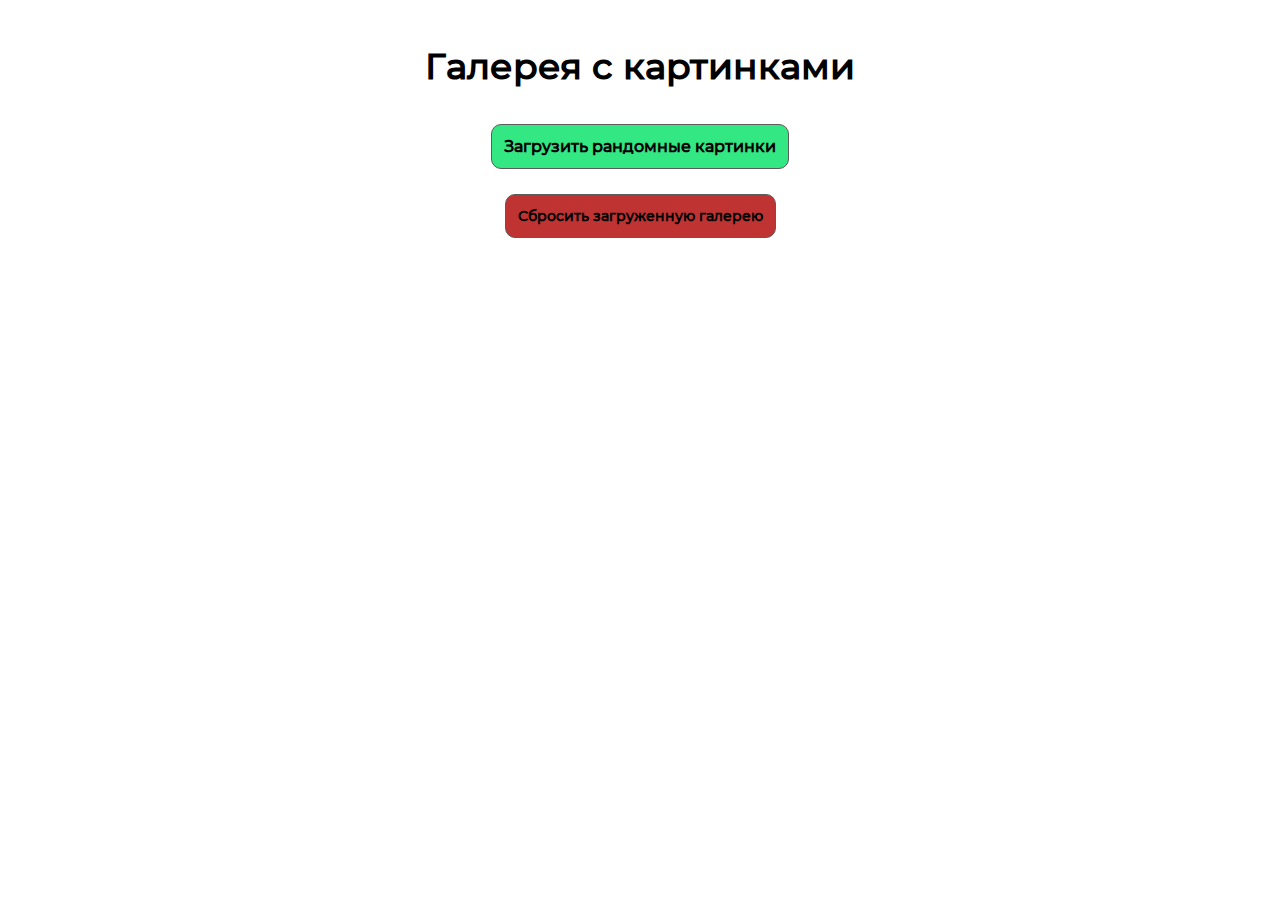
<file: Picture_gallery/Picture_gallery/index.html>
<!DOCTYPE html>
<html lang="ru">
<head>
    <meta charset="UTF-8">
    <meta name="viewport" content="width=device-width, initial-scale=1.0">
    <link rel="stylesheet" href="style.css">
    <link rel="stylesheet" href="fonts.css">
    <title>Галерея с картинками</title>
</head>
<body>
    <section class="main">
        <p class="main__title">Галерея с картинками</p>
        <button id="main__button">Загрузить рандомные картинки</button>
        <button id="main__button2">Сбросить загруженную галерею</button>
    </section>
    <article class="main__pictures"></article>
    <section class="loader__area">
        <article class="loader"></article>
    </section>
    <script src="javascript.js"></script>
</body>
</html>
</file>
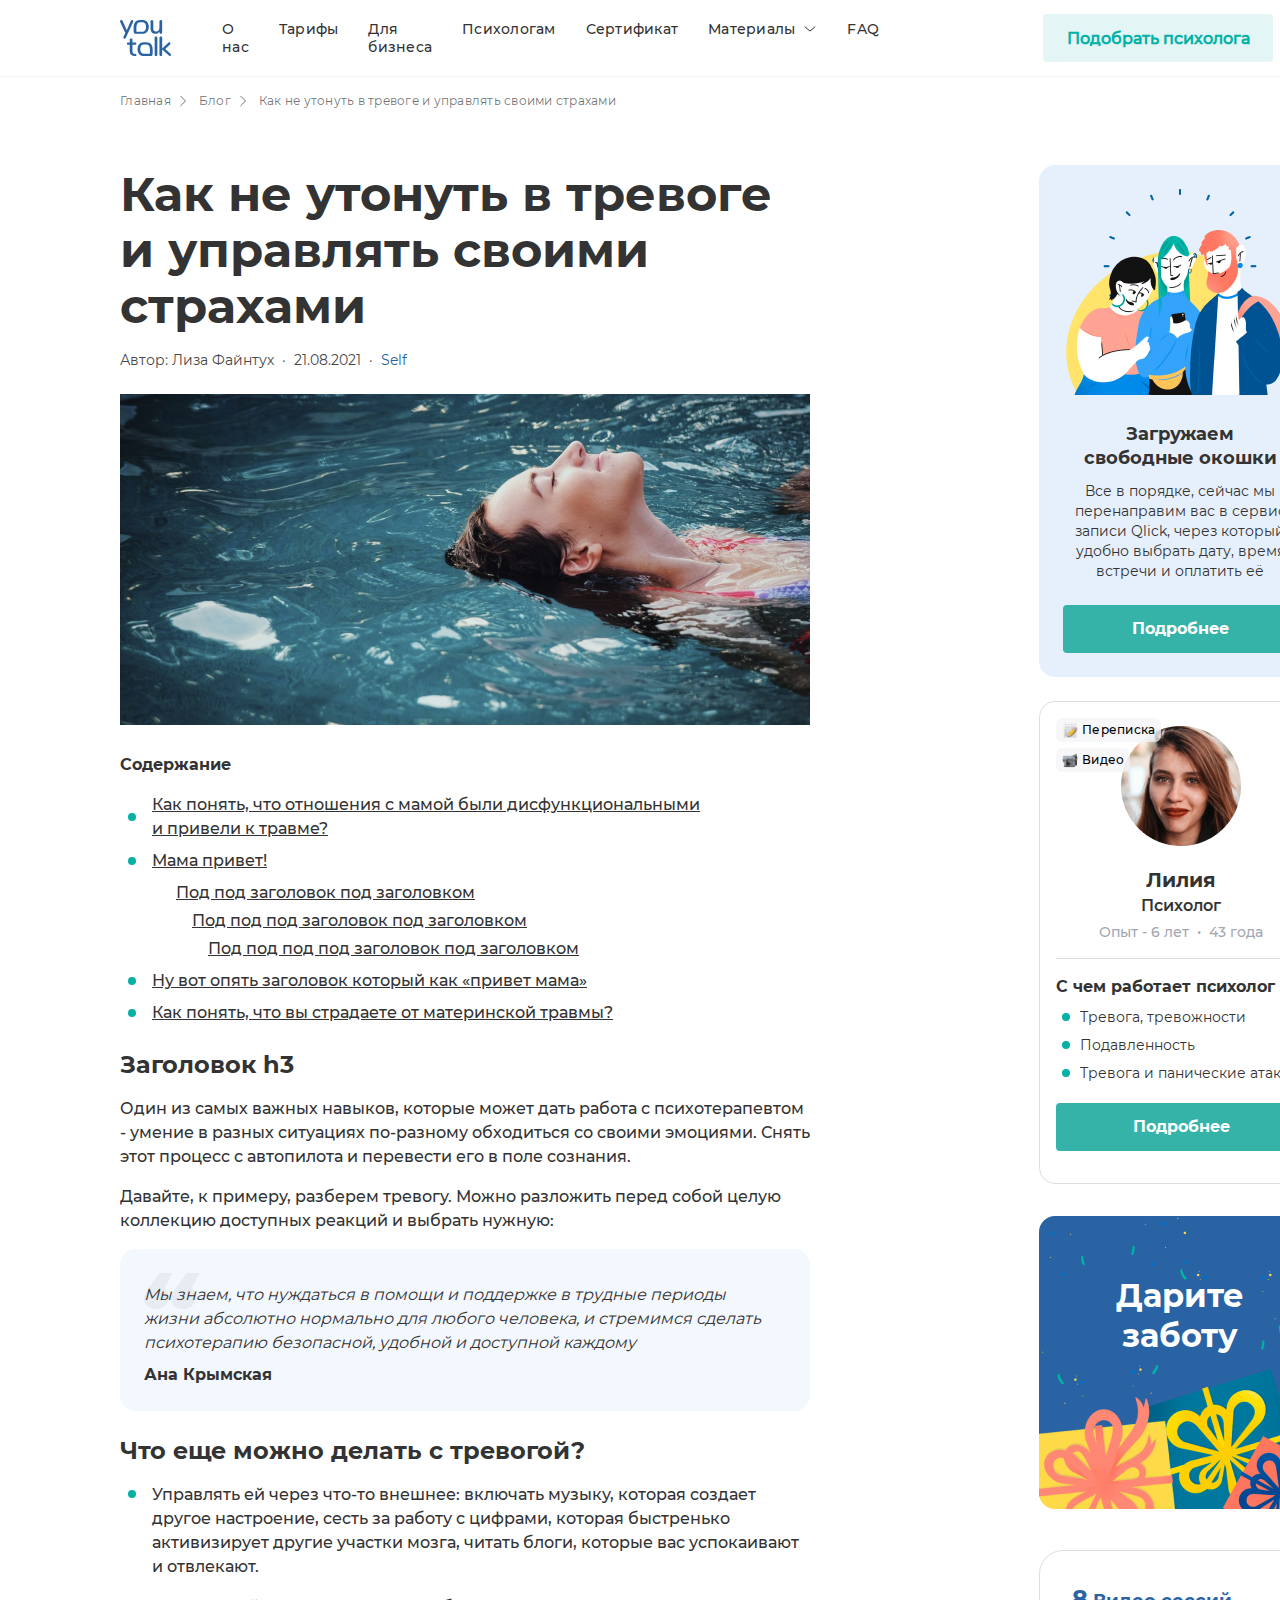
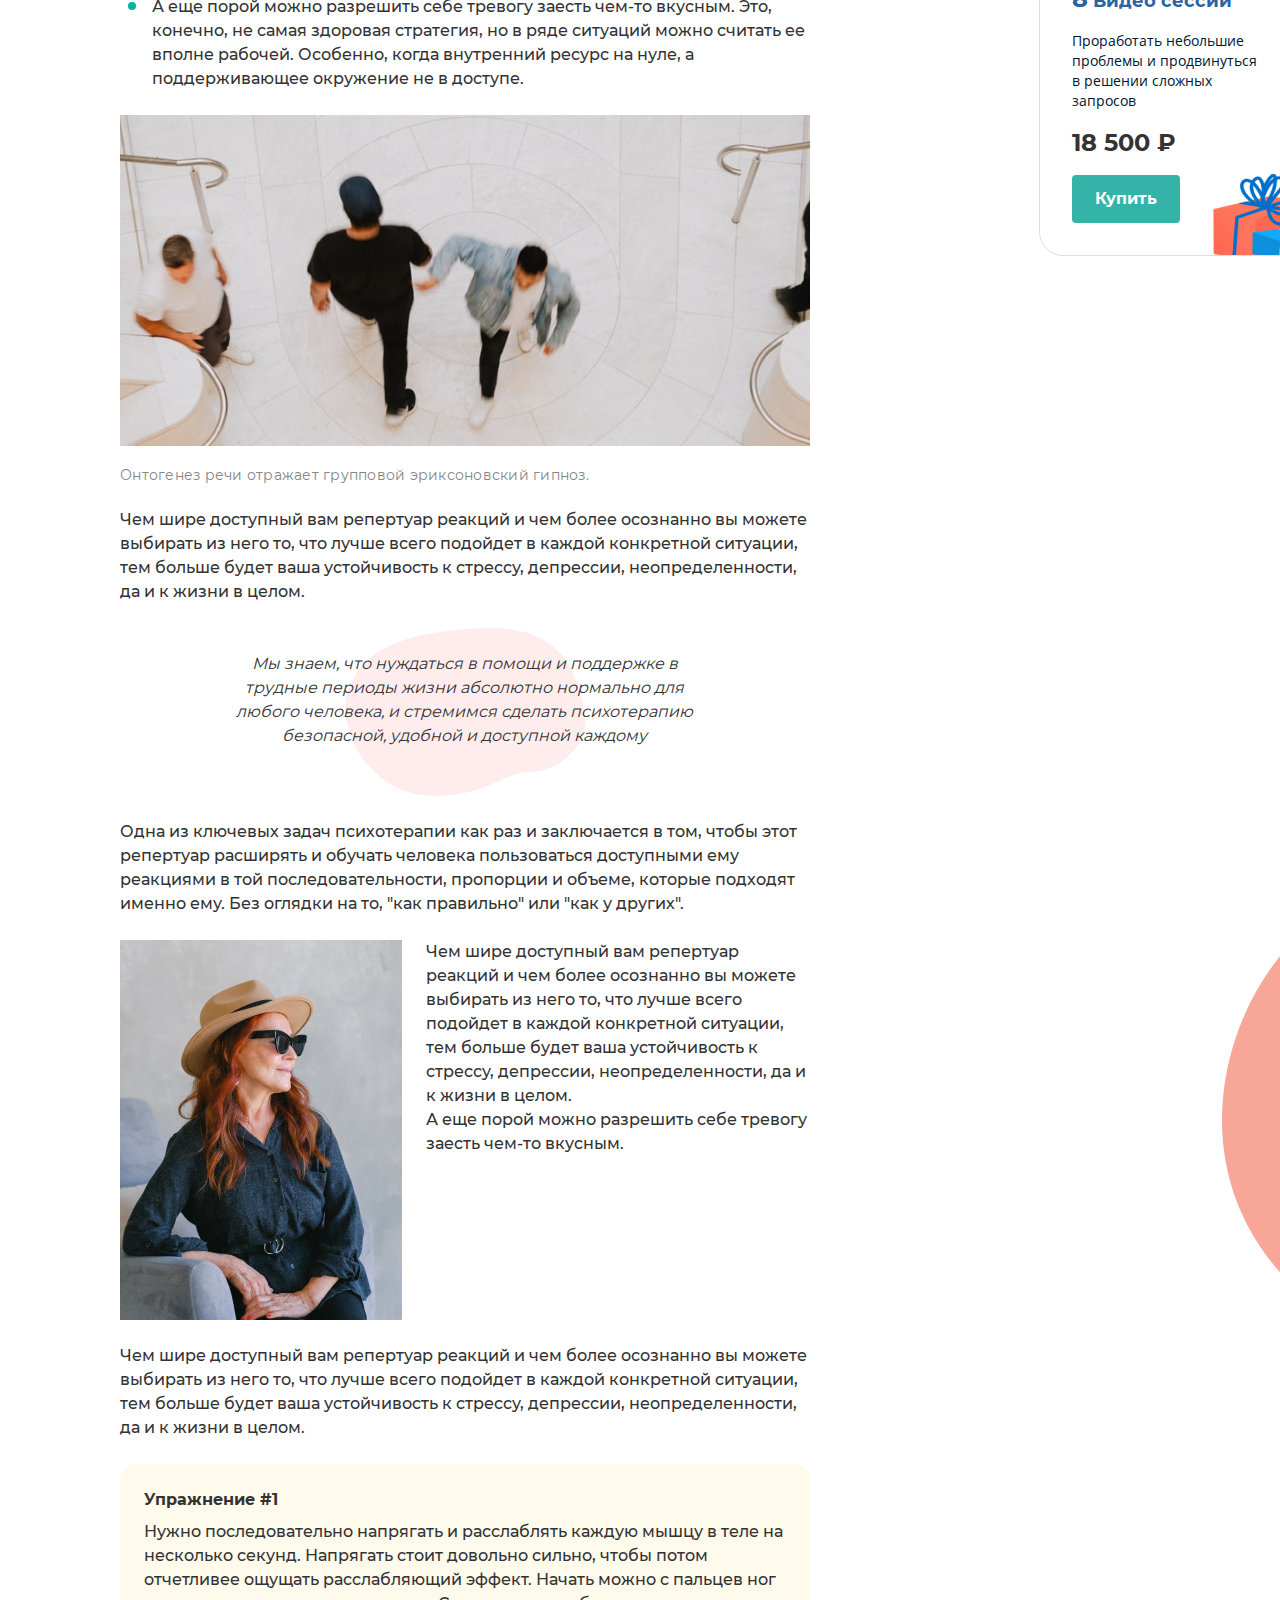
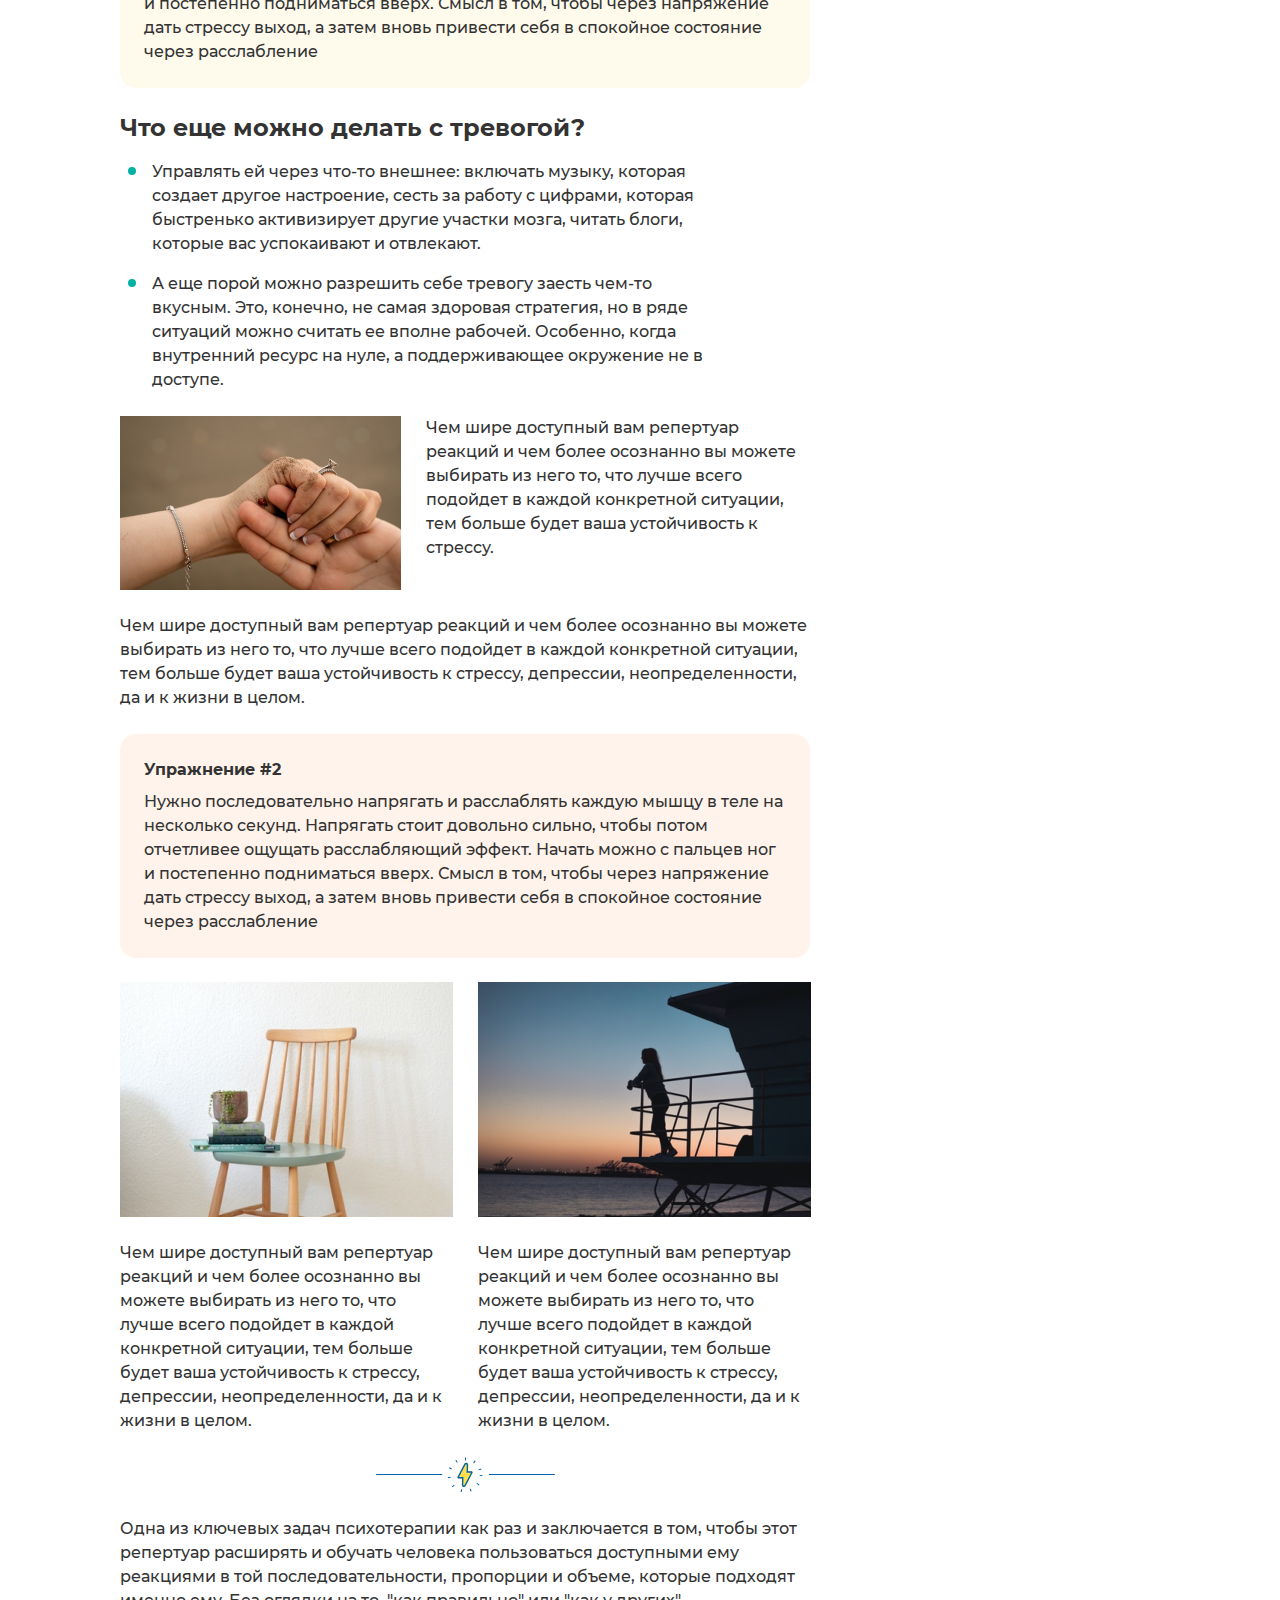
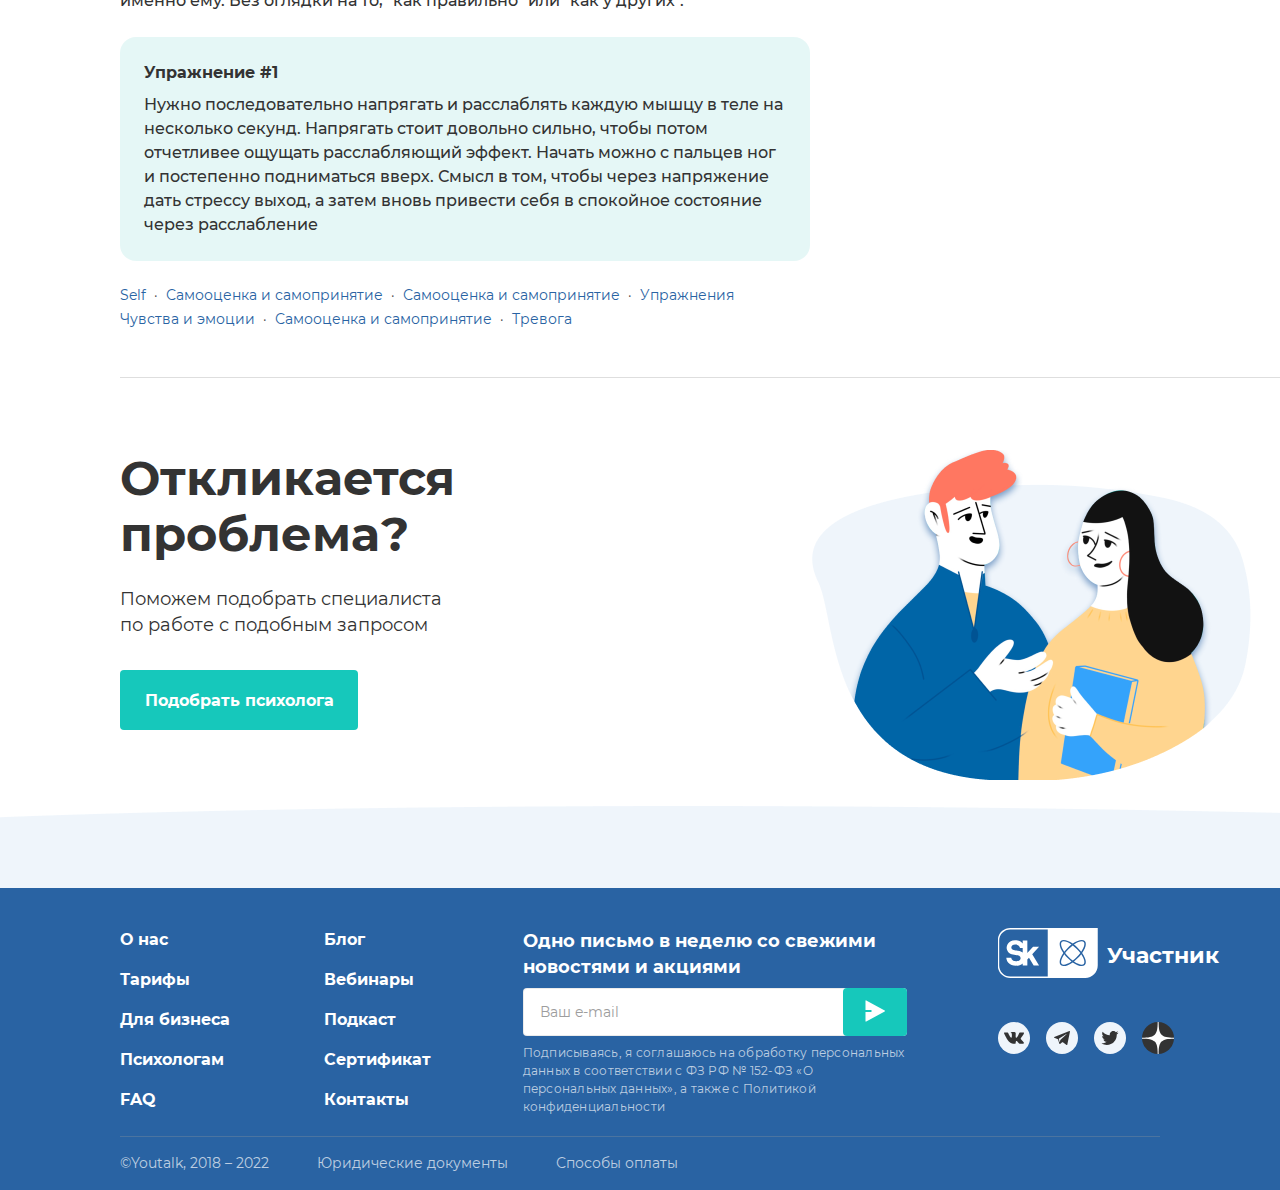
<file: Project_YouTalk/Article/index.html>
<!DOCTYPE html>
<html lang="ru">
<head>
    <meta charset="UTF-8">
    <meta name="viewport" content="width=device-width, initial-scale=1.0">
    <link rel="stylesheet" href="style_article.css">
    <link rel="stylesheet" href="fonts.css">
    <title>Youtalk - Article</title>
</head>
<body>
    <header class="header">
        <article class="header__logo">
            <img class="header__logo-img" src=".\images\logo.svg" alt="Логотип компании">
        </article>
        <nav class="header__nav">
            <ul class="header__links">
                <li class="header__link">О нас</li>
                <li class="header__link">Тарифы</li>
                <li class="header__link">Для бизнеса</li>
                <li class="header__link">Психологам</li>
                <li class="header__link">Сертификат</li>
                <li class="header__link">Материалы</li>
                <li class="header__link"><img class="header__link-item" src=".\images\header_item.svg" alt="Символ для выпадающего списка"></li>
                <li class="header__link">Faq</li>
            </ul>
        </nav>
        <article class="header__button">
            <button class="header__button-item">Подобрать психолога</button>
        </article>
        <article class="header__menu">
            <img class="header__menu-icon" src=".\images\header_button.svg" alt="Кнопка для открытия меню по разделам сайта">
        </article>
    </header>
    <main class="main">
        <section class="main__content">
            <article class="main__nav">
                <ul class="main__path">
                    <li class="main__path-item">Главная</li>
                    <li class="main__path-item"><img class="main__path-img" src=".\images\main_arrow.svg" alt="Стрелка вправо"></li>
                    <li class="main__path-item">Блог</li>
                    <li class="main__path-item"><img class="main__path-img" src=".\images\main_arrow.svg" alt="Стрелка вправо"></li>
                    <li class="main__path-item">Как не утонуть в тревоге и управлять своими страхами</li>
                </ul>
            </article>
            <article class="main__heading">Как не утонуть в тревоге и управлять своими страхами</article>
            <article class="main__content-author">
                <ul class="main__author">
                    <li class="main__author-item">Автор: Лиза Файнтух</li>
                    <li class="main__author-item">·</li>
                    <li class="main__author-item">21.08.2021</li>
                    <li class="main__author-item">·</li>
                    <li class="main__author-item">Self</li>
                </ul>
            </article>
            <article class="main__title-img"><img class="main__title-img1" src=".\images\main_title.png" alt="Плавающая девушка"></article>
            <article class="main__content-title">Содержание</article>
            <article class="main__content-ul">
                <ul class="main__ul">
                    <li class="main__ul-item">Как понять, что отношения с мамой были дисфункциональными и привели к травме?</li>
                    <li class="main__ul-item">Мама привет!</li>
                    <li class="main__ul-item">Под под заголовок под заголовком</li>
                    <li class="main__ul-item">Под под под заголовок под заголовком</li>
                    <li class="main__ul-item">Под под под под заголовок под заголовком</li>
                    <li class="main__ul-item">Ну вот опять заголовок который как «привет мама»</li>
                    <li class="main__ul-item">Как понять, что вы страдаете от материнской травмы?</li>
                </ul>
            </article>
            <article class="main__part2">
                <p class="main__heading2">Заголовок h3</p>
                <p class="main__content-sentence1">Один из самых важных навыков, которые может дать работа с психотерапевтом - умение в разных ситуациях по-разному обходиться со своими эмоциями.  Снять этот процесс с автопилота и перевести его в поле сознания.</p>
                <p class="main__content-sentence2">Давайте, к примеру, разберем тревогу. Можно разложить перед собой целую коллекцию доступных реакций и выбрать нужную:</p>
                <div class="main__part2-rectangle">
                    <p class="main__rectangle-sentence1">Мы знаем, что нуждаться в помощи и поддержке в трудные периоды жизни абсолютно нормально для любого человека, и стремимся сделать психотерапию безопасной, удобной и доступной каждому</p>
                    <p class="main__rectangle-sentence2">Ана Крымская</p>
                    <img class="main__part2-img" src=".\images\main_part2.svg" alt="Красивые кавычки">
                </div>
            </article>
            <article class="main__part3">
                <p class="main__heading2">Что еще можно делать с тревогой?</p>
                <ul class="main__part3-ul">
                    <li class="main__part3-item">Управлять ей через что-то внешнее: включать музыку, которая создает другое настроение, сесть за работу с цифрами, которая быстренько активизирует другие участки мозга, читать блоги, которые вас успокаивают и отвлекают.</li>
                    <li class="main__part3-item">А еще порой можно разрешить себе тревогу заесть чем-то вкусным. Это, конечно, не самая здоровая стратегия, но в ряде ситуаций можно считать ее вполне рабочей. Особенно, когда внутренний ресурс на нуле, а поддерживающее окружение не в доступе.</li>
                </ul>
                <img class="main__part3-img1" src=".\images\main_part3-img1.png" alt="">
                <p class="main__part3-sentence1">Онтогенез речи отражает групповой эриксоновский гипноз.</p>
                <p class="main__part3-sentence2">Чем шире доступный вам репертуар реакций и чем более осознанно вы можете выбирать из него то, что лучше всего подойдет в каждой конкретной ситуации, тем больше будет ваша устойчивость к стрессу, депрессии, неопределенности, да и к жизни в целом.</p>
                <div class="main__part3-con1">
                    <p class="main__con1-sentence">Мы знаем, что нуждаться в помощи и поддержке в трудные периоды жизни абсолютно нормально для любого человека, и стремимся сделать психотерапию безопасной, удобной и доступной каждому</p>
                    <img class="main__con1-img" src=".\images\main_con1-img.svg" alt="Фоновое изображение">
                </div>
                <p class="main__part3-sentence3">Одна из ключевых задач психотерапии как раз и заключается в том, чтобы этот репертуар расширять и обучать человека пользоваться доступными ему реакциями в той последовательности, пропорции и объеме, которые подходят именно ему. Без оглядки на то, "как правильно" или "как у других".</p>
                <div class="main__part3-con2">
                    <img class="main__con2-img" src=".\images\main_con2-img.png" alt="Девушка в шляпе">
                    <p class="main__con2-sentence">Чем шире доступный вам репертуар реакций и чем более осознанно вы можете выбирать из него то, что лучше всего подойдет в каждой конкретной ситуации, тем больше будет ваша устойчивость к стрессу, депрессии, неопределенности, да и к жизни в целом.<br>А еще порой можно разрешить себе тревогу заесть чем-то вкусным. </p>
                </div>
                <p class="main__part3-sentence4">Чем шире доступный вам репертуар реакций и чем более осознанно вы можете выбирать из него то, что лучше всего подойдет в каждой конкретной ситуации, тем больше будет ваша устойчивость к стрессу, депрессии, неопределенности, да и к жизни в целом.</p>
                <div class="main__part3-con3">
                    <p class="main__con3-sentence1">Упражнение #1</p>
                    <p class="main__con3-sentence2">Нужно последовательно напрягать и расслаблять каждую мышцу в теле на несколько секунд. Напрягать стоит довольно сильно, чтобы потом отчетливее ощущать расслабляющий эффект. Начать можно с пальцев ног и постепенно подниматься вверх. Смысл в том, чтобы через напряжение дать стрессу выход, а затем вновь привести себя в спокойное состояние через расслабление</p>
                </div>
            </article>
            <article class="main__part4">
                <p class="main__heading3">Что еще можно делать с тревогой?</p>
                <ul class="main__part4-ul">
                    <li class="main__part4-item">Управлять ей через что-то внешнее: включать музыку, которая создает другое настроение, сесть за работу с цифрами, которая быстренько активизирует другие участки мозга, читать блоги, которые вас успокаивают и отвлекают.</li>
                    <li class="main__part4-item">А еще порой можно разрешить себе тревогу заесть чем-то вкусным. Это, конечно, не самая здоровая стратегия, но в ряде ситуаций можно считать ее вполне рабочей. Особенно, когда внутренний ресурс на нуле, а поддерживающее окружение не в доступе.</li>
                </ul>
                <div class="main__part4-con1">
                    <img class="main__part4-img" src=".\images\main_con1-img.png" alt="Соединённые ладони">
                    <p class="main__con1-sentence1">Чем шире доступный вам репертуар реакций и чем более осознанно вы можете выбирать из него то, что лучше всего подойдет в каждой конкретной ситуации, тем больше будет ваша устойчивость к стрессу.</p>
                </div>
                <p class="main__part4-sentence">Чем шире доступный вам репертуар реакций и чем более осознанно вы можете выбирать из него то, что лучше всего подойдет в каждой конкретной ситуации, тем больше будет ваша устойчивость к стрессу, депрессии, неопределенности, да и к жизни в целом.</p>
                <div class="main__part4-con2">
                    <p class="main__con2-sentence1">Упражнение #2</p>
                    <p class="main__con2-sentence2">Нужно последовательно напрягать и расслаблять каждую мышцу в теле на несколько секунд. Напрягать стоит довольно сильно, чтобы потом отчетливее ощущать расслабляющий эффект. Начать можно с пальцев ног и постепенно подниматься вверх. Смысл в том, чтобы через напряжение дать стрессу выход, а затем вновь привести себя в спокойное состояние через расслабление</p>
                </div>
                <div class="main__part4-con3">
                    <img class="main__con3-img1" src=".\images\main__con3-img1.png" alt="Фотография стула с книгами">
                    <img class="main__con3-img2" src=".\images\main__con3-img2.png" alt="Красивый пейзаж с закатом">
                    <p class="main__con3-sentence3">Чем шире доступный вам репертуар реакций и чем более осознанно вы можете выбирать из него то, что лучше всего подойдет в каждой конкретной ситуации, тем больше будет ваша устойчивость к стрессу, депрессии, неопределенности, да и к жизни в целом.</p>
                    <p class="main__con3-sentence4">Чем шире доступный вам репертуар реакций и чем более осознанно вы можете выбирать из него то, что лучше всего подойдет в каждой конкретной ситуации, тем больше будет ваша устойчивость к стрессу, депрессии, неопределенности, да и к жизни в целом.</p>
                </div>
                <div class="main__part4-con4">
                    <img class="main__part4-img1" src=".\images\main__part4-img1.svg" alt="Картинка для разрыва страницы">
                </div>
                <p class="main__part4-sentence">Одна из ключевых задач психотерапии как раз и заключается в том, чтобы этот репертуар расширять и обучать человека пользоваться доступными ему реакциями в той последовательности, пропорции и объеме, которые подходят именно ему. Без оглядки на то, "как правильно" или "как у других".</p>
                <div class="main__part4-con5">
                    <p class="main__con5-sentence1">Упражнение #1</p>
                    <p class="main__con5-sentence2">Нужно последовательно напрягать и расслаблять каждую мышцу в теле на несколько секунд. Напрягать стоит довольно сильно, чтобы потом отчетливее ощущать расслабляющий эффект. Начать можно с пальцев ног и постепенно подниматься вверх. Смысл в том, чтобы через напряжение дать стрессу выход, а затем вновь привести себя в спокойное состояние через расслабление</p>
                </div>
                <ul class="main__part4-ul2">
                    <li class="main__part4-item1">Self</li>
                    <li class="main__part4-item1">&#183;</li>
                    <li class="main__part4-item1">Самооценка и самопринятие</li>
                    <li class="main__part4-item1">&#183;</li>
                    <li class="main__part4-item1">Самооценка и самопринятие</li>
                    <li class="main__part4-item1">&#183;</li>
                    <li class="main__part4-item1">Упражнения</li>
                    <li class="main__part4-item1">&#183;</li>
                    <li class="main__part4-item1">Чувства и эмоции</li>
                    <li class="main__part4-item1">&#183;</li>
                    <li class="main__part4-item1">Самооценка и самопринятие</li>
                    <li class="main__part4-item1">&#183;</li>
                    <li class="main__part4-item1">Тревога</li>
                </ul>
            </article>
        </section>
        <aside class="main__aside">
            <div class="main__aside-con1">
                <div class="aside__con1"><img class="aside__con1-img" src=".\images\aside__con1-img.png" alt="Картинка с людьми"></div>
                <p class="aside__con1-sentence1">Загружаем свободные окошки</p>
                <p class="aside__con1-sentence2">Все в порядке, сейчас мы перенаправим вас в сервис записи Qlick, через который удобно выбрать дату,  время встречи и оплатить её</p>
                <button class="aside__con1-button">Подробнее</button>
            </div>
            <div class="main__aside-con2">
                <div class="aside__con2-conteiner">
                    <div class="aside__conteiner-con1"><img class="aside__conteiner-img1" src=".\images\aside__conteiner-img1.png" alt="Иконка переписки">Переписка</div>
                    <div class="aside__conteiner-con2"><img class="aside__conteiner-img1" src=".\images\aside__conteiner-img2.png" alt="Иконка видео">Видео</div>
                    <img class="aside__conteiner-img" src=".\images\aside__con2-img.png" alt="Фото девушки">
                    <p class="aside__conteiner-sentence1">Лилия</p>
                    <p class="aside__conteiner-sentence2">Психолог</p>
                    <ul class="aside__conteiner-ul">
                        <li class="aside__ul-item">Опыт - 6 лет</li>
                        <li class="aside__ul-item">&#8226;</li>
                        <li class="aside__ul-item">43 года</li>
                    </ul>
                </div>
                <p class="aside__con2-sentence1">С чем работает психолог</p>
                <ul class="aside__con2-ul">
                    <li class="aside__con2-item">Тревога, тревожности</li>
                    <li class="aside__con2-item">Подавленность</li>
                    <li class="aside__con2-item">Тревога и панические атаки</li>
                </ul>
                <button class="aside__con2-button">Подробнее</button>
            </div>
            <div class="main__aside-con3">
                <div class="aside__con3-conteiner1"><img class="aside__con3-img1" src=".\images\aside__con3-img1.png" alt="Фоновое изображение"></div>
                <div class="aside__con3-conteiner2"><img class="aside__con3-img2" src=".\images\aside__con3-img2.png" alt="Картинка с подарками"></div>
                <p class="aside__con3-sentence1">Дарите заботу</p>
            </div>
            <div class="main__aside-con4">
                <p class="aside__con4-sentence1">8 Видео сессий</p>
                <p class="aside__con4-sentence2">Проработать небольшие проблемы и продвинуться в решении сложных запросов</p>
                <p class="aside__con4-sentence3">18 500 &#8381;</p>
                <button class="aside__con4-button">Купить</button>
                <img class="aside__con4-img1" src=".\images\aside__con4-img1.png" alt="Картинка подарка">
                <img class="aside__con4-img2" src=".\images\aside__con4-img2.png" alt="Картинка подарка">
            </div>
            <img class="main__aside-img" src=".\images\main__aside-img.png" alt="Фоновое изображение">
        </aside>
        <section class="main__additional">
            <p class="main__additional-sentence1">Откликается проблема?</p>
            <p class="main__additional-sentence2">Поможем подобрать специалиста по работе с подобным запросом</p>
            <button class="main__additional-button">Подобрать психолога</button>
            <img class="main__additional-img1" src=".\images\main__additional-img1.png" alt="Иконка мужчины с девушкой">
            <img class="main__additional-img2" src=".\images\main__additional-img2.png" alt="Фоновое изображение">
        </section>
        <img class="additional__img" src=".\images\main__additional-img3.png" alt="Фоновое изображение">
    </main>
    <footer class="footer">
        <section class="footer__main">
            <article class="footer__main-ul">
                <ul class="footer__main-ul1">
                    <li class="footer__main-li">О нас</li>
                    <li class="footer__main-li">Тарифы</li>
                    <li class="footer__main-li">Для бизнеса</li>
                    <li class="footer__main-li">Психологам</li>
                    <li class="footer__main-li">FAQ</li>
                </ul>
                <ul class="footer__main-ul2">
                    <li class="footer__main-li">Блог</li>
                    <li class="footer__main-li">Вебинары</li>
                    <li class="footer__main-li">Подкаст</li>
                    <li class="footer__main-li">Сертификат</li>
                    <li class="footer__main-li">Контакты</li>
                </ul>
            </article>
            <article class="footer__main-mail">
                <p class="footer__main-sentence1">Одно письмо в неделю со свежими новостями и акциями</p>
                <button class="footer__main-button"><img src=".\images\footer_mailbutton.svg" alt="Иконка отправки сообщения"></button>
                <div class="footer__main-rectangle">Ваш e-mail</div>
                <p class="footer__main-sentence2">Подписываясь, я соглашаюсь на обработку персональных данных в соответствии с ФЗ РФ № 152-ФЗ «О персональных данных», а также с Политикой конфиденциальности</p>
            </article>
            <article class="footer__main-links">
                <div class="footer__main_links-title">
                    <div class="footer__main_links-logo"><img class="footer__main_links-img" src=".\images\footer_member.svg" alt="Логотип участника"></div>
                    <p class="footer__main_links-sentence">Участник</p>
                </div>
                <div class="footer__main_links-buttons">
                    <button class="footer__main_links-button1"><img class="footer__main_links-buttonimg" src=".\images\footer_button1.svg" alt="Логотип ВК"></button>
                    <button class="footer__main_links-button2"><img class="footer__main_links-buttonimg" src=".\images\footer_button2.svg" alt="Логотип Телеграма"></button>
                    <button class="footer__main_links-button3"><img class="footer__main_links-buttonimg" src=".\images\footer_button3.svg" alt="Логотип Твиттера"></button>
                    <button id="footer__main_links-button4" class="footer__main_links-button4"><img class="footer__main_links-buttonimg" src=".\images\footer_button4.svg" alt="Логотип другой социальной сети"></button>
                </div>
            </article>
        </section>
        <section class="footer__additional">
            <p class="footer__additional-sentence">&copy;Youtalk, 2018 – 2022</p>
            <p class="footer__additional-sentence">Юридические документы</p>
            <p class="footer__additional-sentence">Способы оплаты</p>
        </section>
    </footer>
</body>
</html>
</file>
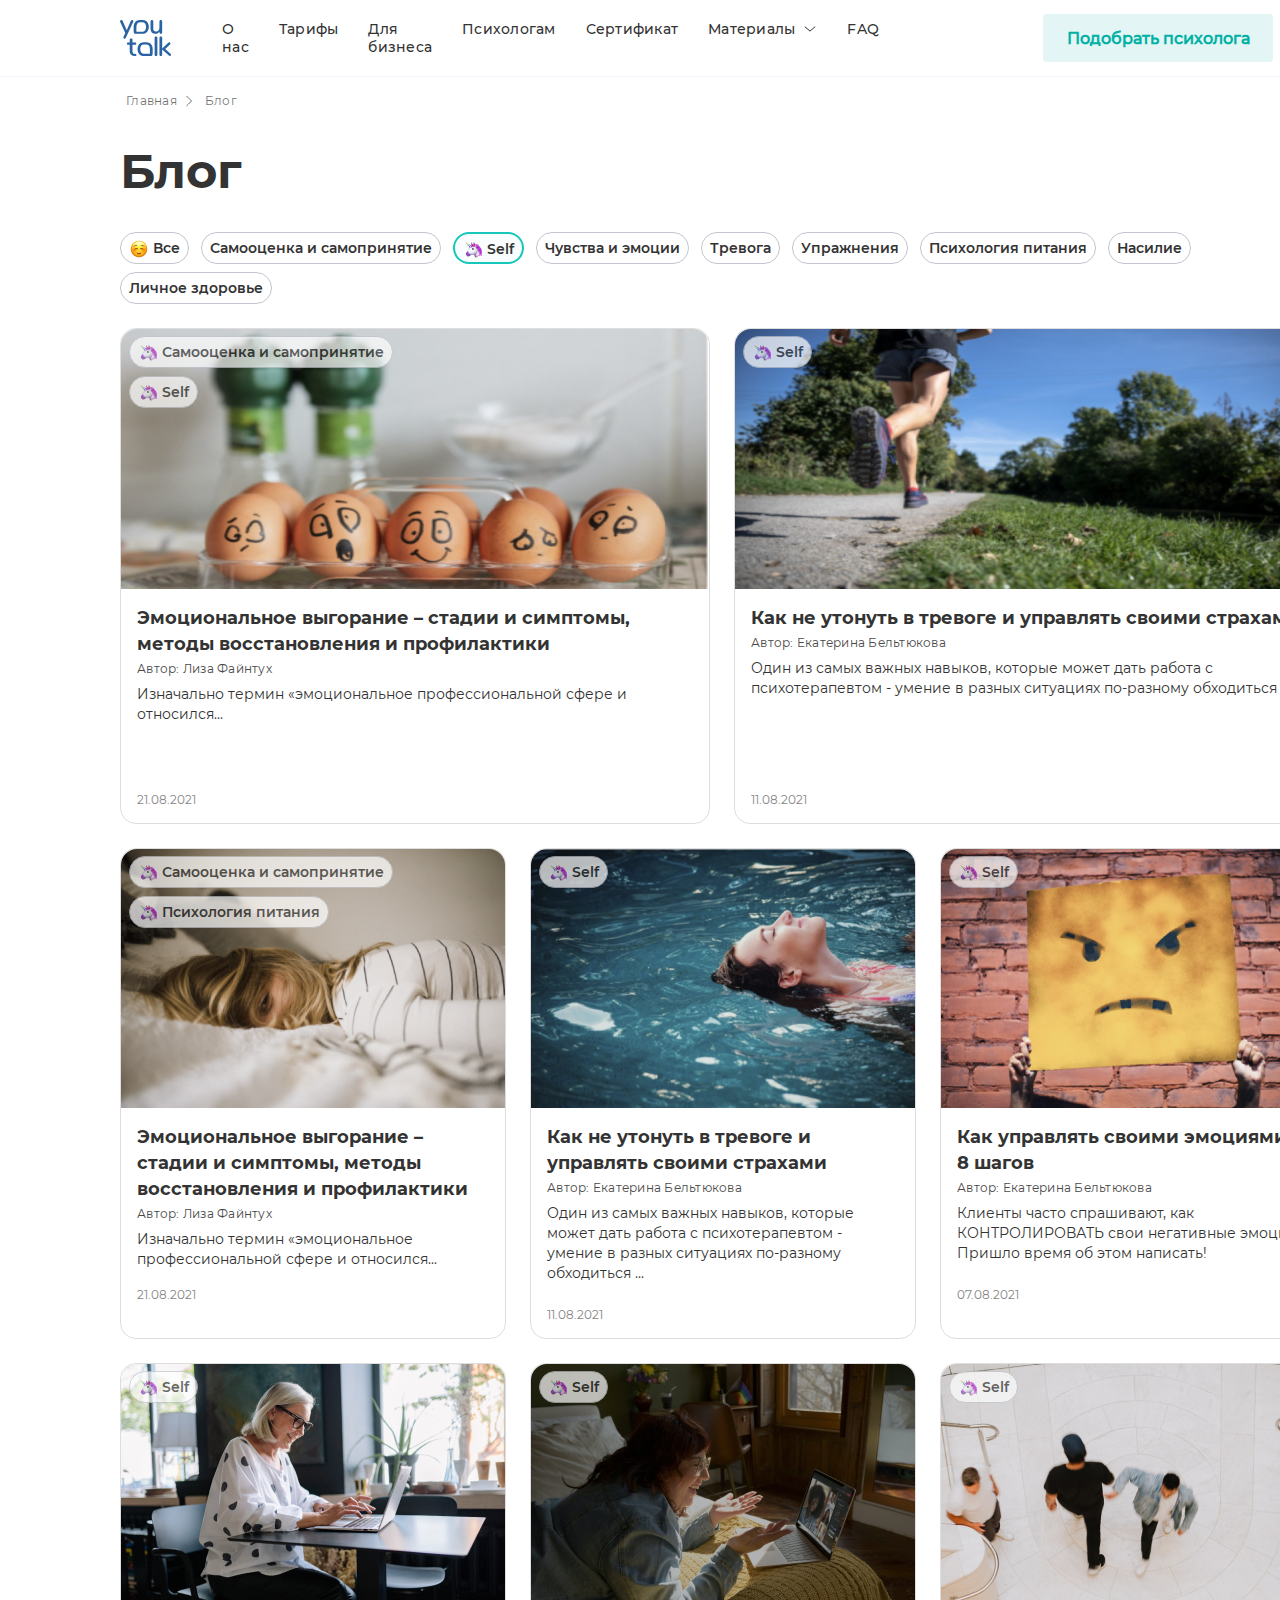
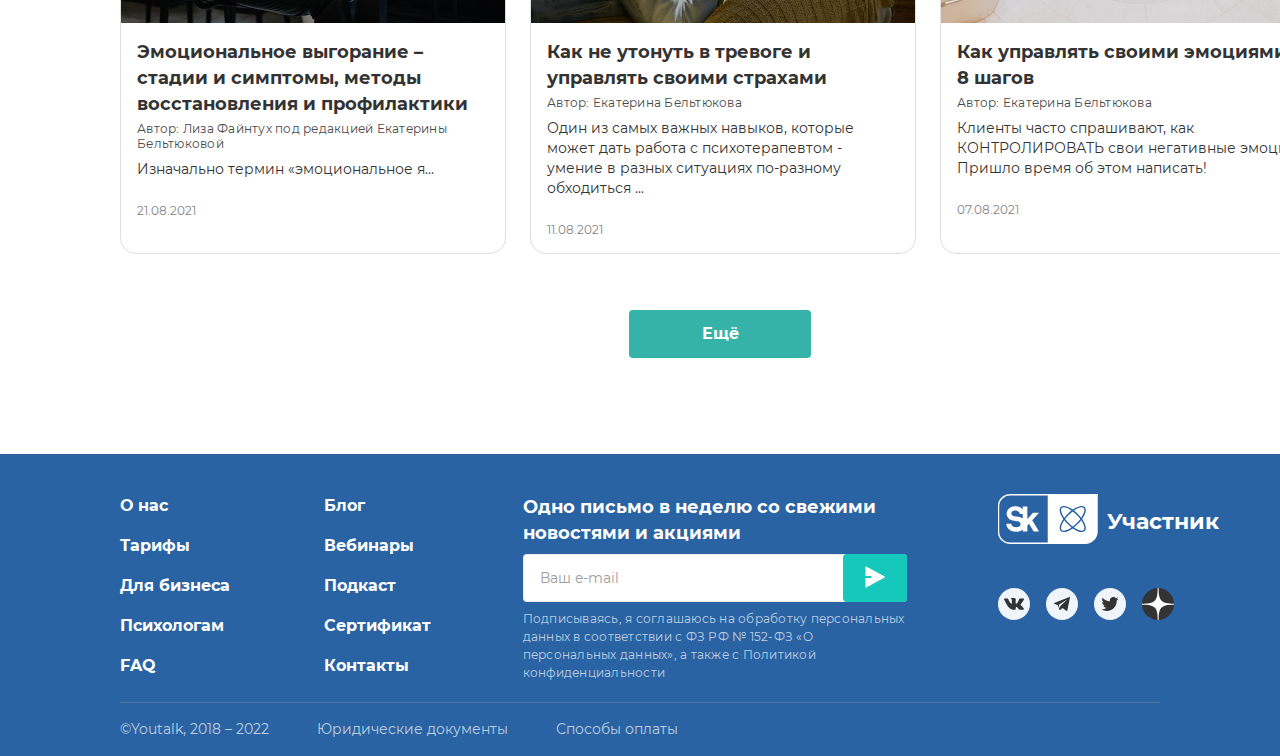
<file: Project_YouTalk/Blog/index.html>
<!DOCTYPE html>
<html lang="ru">
<head>
    <meta charset="UTF-8">
    <meta name="viewport" content="width=device-width, initial-scale=1.0">
    <link rel="stylesheet" href="style_blog.css">
    <link rel="stylesheet" href="font.css">
    <title>Youtalk - Blog</title>
</head>
<body>
    <header class="header">
        <article class="header__logo">
            <img class="header__logo-img" src=".\images\logo.svg" alt="Логотип компании">
        </article>
        <nav class="header__nav">
            <ul class="header__links">
                <li class="header__link">О нас</li>
                <li class="header__link">Тарифы</li>
                <li class="header__link">Для бизнеса</li>
                <li class="header__link">Психологам</li>
                <li class="header__link">Сертификат</li>
                <li class="header__link">Материалы</li>
                <li class="header__link"><img class="header__link-item" src=".\images\header_item.svg" alt="Символ для выпадающего списка"></li>
                <li class="header__link">Faq</li>
            </ul>
        </nav>
        <article class="header__button">
            <button class="header__button-item">Подобрать психолога</button>
        </article>
        <article class="header__menu">
            <img class="header__menu-icon" src=".\images\header_button.svg" alt="Кнопка для открытия меню по разделам сайта">
        </article>
    </header>
    <main class="main">
        <section class="main__title">
            <article class="main__nav">
                <ul class="main__path">
                    <li class="main__path-item">Главная</li>
                    <li class="main__path-item"><img class="main__path-img" src=".\images\main_arrow.svg" alt="Стрелка вправо"></li>
                    <li class="main__path-item">Блог</li>
                </ul>
            </article>
            <article class="main__heading">Блог</article>
        </section>
        <section class="main__filters">
            <button class="main__filters-item"><img class="main__filters-img1" src=".\images\main_filter1.svg" alt="Смайлик"> Все</button>
            <button class="main__filters-item">Самооценка и самопринятие</button>
            <button class="main__filters-item"><img class="main__filters-img2" src=".\images\main_filter2.svg" alt="Смайлик"> Self</button>
            <button class="main__filters-item">Чувства и эмоции</button>
            <button class="main__filters-item">Тревога</button>
            <button class="main__filters-item">Упражнения</button>
            <button class="main__filters-item">Психология питания</button>
            <button class="main__filters-item">Насилие</button>
            <button class="main__filters-item">Личное здоровье</button>
        </section>
        <section class="main__content_one">
            <article class="main__content_one-item1">
                <div class="main__content-layer">
                    <img class="main__content-img1" src=".\images\main_content-img1.png" alt="Картинка с эмоциями яиц">
                    <button class="main__content-button1"><img class="main__filters-img1" src=".\images\main_filter2.svg" alt="Смайлик"> Самооценка и самопринятие</button>
                    <button id="main_button2" class="main__content-button2"><img class="main__filters-img2" src=".\images\main_filter2.svg" alt="Смайлик"> Self</button>
                </div>
                <p class="main__content-sentence1">Эмоциональное выгорание – стадии и симптомы, методы восстановления и профилактики</p>
                <p class="main__content-sentence2">Автор: Лиза Файнтух</p>
                <p class="main__content-sentence3">Изначально термин «эмоциональное профессиональной сфере и относился...</p>
                <p class="main__content_one-sentence4">21.08.2021</p>
            </article>
            <article class="main__content_one-item2">
                <div class="main__content-layer">
                    <img class="main__content-img1" src=".\images\main_content-img2.png" alt="Картинка с бегущим человеком">
                    <button class="main__content-button3"><img class="main__filters-img2" src=".\images\main_filter2.svg" alt="Смайлик"> Self</button>
                </div>
                <p class="main__content-sentence1">Как не утонуть в тревоге и управлять своими страхами</p>
                <p class="main__content-sentence2">Автор: Екатерина Бельтюкова</p>
                <p class="main__content-sentence3">Один из самых важных навыков, которые может дать работа с психотерапевтом - умение в разных ситуациях по-разному обходиться ...</p>
                <p class="main__content_one-sentence8">11.08.2021</p>
            </article>
        </section>
        <section class="main__content_two">
            <article class="main__content_two-item1">
                <div class="main__content-layer">
                    <img class="main__content-img2" src=".\images\main_content-img3.png" alt="Картинка с уставшей девушкой">
                    <button class="main__content-button4"><img class="main__filters-img1" src=".\images\main_filter2.svg" alt="Смайлик"> Самооценка и самопринятие</button>
                    <button id="main_button5" class="main__content-button5"><img class="main__filters-img2" src=".\images\main_filter2.svg" alt="Смайлик"> Психология питания</button>
                </div>
                <p class="main__content-sentence1">Эмоциональное выгорание – стадии и симптомы, методы восстановления и профилактики</p>
                <p class="main__content-sentence2">Автор: Лиза Файнтух</p>
                <p class="main__content-sentence3">Изначально термин «эмоциональное профессиональной сфере и относился...</p>
                <p id="main_sentence1" class="main__content-sentence4">21.08.2021</p>
            </article>
            <article class="main__content_two-item2">
                <div class="main__content-layer">
                    <img class="main__content-img2" src=".\images\main_content-img4.png" alt="Картинка с плывущей девушкой">
                    <button class="main__content-button6"><img class="main__filters-img1" src=".\images\main_filter2.svg" alt="Смайлик"> Self</button>
                </div>
                <p class="main__content-sentence1">Как не утонуть в тревоге и управлять своими страхами</p>
                <p class="main__content-sentence2">Автор: Екатерина Бельтюкова</p>
                <p class="main__content-sentence3">Один из самых важных навыков, которые может дать работа с психотерапевтом - умение в разных ситуациях по-разному обходиться ...</p>
                <p id="main_sentence2" class="main__content-sentence4">11.08.2021</p>
            </article>
            <article class="main__content_two-item3">
                <div class="main__content-layer">
                    <img class="main__content-img2" src=".\images\main_content-img5.png" alt="Картинка с злым плакатом">
                    <button class="main__content-button7"><img class="main__filters-img1" src=".\images\main_filter2.svg" alt="Смайлик"> Self</button>
                </div>
                <p class="main__content-sentence1">Как управлять своими эмоциями: 8 шагов</p>
                <p class="main__content-sentence2">Автор: Екатерина Бельтюкова</p>
                <p class="main__content-sentence3">Клиенты часто спрашивают, как КОНТРОЛИРОВАТЬ свои негативные эмоции. Пришло время об этом написать!</p>
                <p id="main_sentence3" class="main__content-sentence4">07.08.2021</p>
            </article>
            <article class="main__content_two-item4">
                <div class="main__content-layer">
                    <img class="main__content-img2" src=".\images\main_content-img6.png" alt="Картинка с девушкой за ноутбуком">
                    <button class="main__content-button8"><img class="main__filters-img1" src=".\images\main_filter2.svg" alt="Смайлик"> Self</button>
                </div>
                <p class="main__content-sentence1">Эмоциональное выгорание – стадии и симптомы, методы восстановления и профилактики</p>
                <p class="main__content-sentence2">Автор: Лиза Файнтух под редакцией Екатерины Бельтюковой</p>
                <p class="main__content-sentence3">Изначально термин «эмоциональное я...</p>
                <p id="main_sentence4" class="main__content-sentence4">21.08.2021</p>
            </article>
            <article class="main__content_two-item5">
                <div class="main__content-layer">
                    <img class="main__content-img2" src=".\images\main_content-img7.png" alt="Картинка с девушкой за ноутбуком">
                    <button class="main__content-button9"><img class="main__filters-img1" src=".\images\main_filter2.svg" alt="Смайлик"> Self</button>
                </div>
                <p class="main__content-sentence1">Как не утонуть в тревоге и управлять своими страхами</p>
                <p class="main__content-sentence2">Автор: Екатерина Бельтюкова</p>
                <p class="main__content-sentence3">Один из самых важных навыков, которые может дать работа с психотерапевтом - умение в разных ситуациях по-разному обходиться ...</p>
                <p id="main_sentence5" class="main__content-sentence4">11.08.2021</p>
            </article>
            <article class="main__content_two-item6">
                <div class="main__content-layer">
                    <img class="main__content-img2" src=".\images\main_content-img8.png" alt="Картинка с людьми в помещении">
                    <button class="main__content-button10"><img class="main__filters-img1" src=".\images\main_filter2.svg" alt="Смайлик"> Self</button>
                </div>
                <p class="main__content-sentence1">Как управлять своими эмоциями: 8 шагов</p>
                <p class="main__content-sentence2">Автор: Екатерина Бельтюкова</p>
                <p class="main__content-sentence3">Клиенты часто спрашивают, как КОНТРОЛИРОВАТЬ свои негативные эмоции. Пришло время об этом написать!</p>
                <p id="main_sentence6" class="main__content-sentence4">07.08.2021</p>
            </article>
        </section>
        <button class="main__button">Ещё</button>
    </main>
    <footer class="footer">
        <section class="footer__main">
            <article class="footer__main-ul">
                <ul class="footer__main-ul1">
                    <li class="footer__main-li">О нас</li>
                    <li class="footer__main-li">Тарифы</li>
                    <li class="footer__main-li">Для бизнеса</li>
                    <li class="footer__main-li">Психологам</li>
                    <li class="footer__main-li">FAQ</li>
                </ul>
                <ul class="footer__main-ul2">
                    <li class="footer__main-li">Блог</li>
                    <li class="footer__main-li">Вебинары</li>
                    <li class="footer__main-li">Подкаст</li>
                    <li class="footer__main-li">Сертификат</li>
                    <li class="footer__main-li">Контакты</li>
                </ul>
            </article>
            <article class="footer__main-mail">
                <p class="footer__main-sentence1">Одно письмо в неделю со свежими новостями и акциями</p>
                <button class="footer__main-button"><img src=".\images\footer_mailbutton.svg" alt="Иконка отправки сообщения"></button>
                <div class="footer__main-rectangle">Ваш e-mail</div>
                <p class="footer__main-sentence2">Подписываясь, я соглашаюсь на обработку персональных данных в соответствии с ФЗ РФ № 152-ФЗ «О персональных данных», а также с Политикой конфиденциальности</p>
            </article>
            <article class="footer__main-links">
                <div class="footer__main_links-title">
                    <div class="footer__main_links-logo"><img class="footer__main_links-img" src=".\images\footer_member.svg" alt="Логотип участника"></div>
                    <p class="footer__main_links-sentence">Участник</p>
                </div>
                <div class="footer__main_links-buttons">
                    <button class="footer__main_links-button1"><img class="footer__main_links-buttonimg" src=".\images\footer_button1.svg" alt="Логотип ВК"></button>
                    <button class="footer__main_links-button2"><img class="footer__main_links-buttonimg" src=".\images\footer_button2.svg" alt="Логотип Телеграма"></button>
                    <button class="footer__main_links-button3"><img class="footer__main_links-buttonimg" src=".\images\footer_button3.svg" alt="Логотип Твиттера"></button>
                    <button id="footer__main_links-button4" class="footer__main_links-button4"><img class="footer__main_links-buttonimg" src=".\images\footer_button4.svg" alt="Логотип другой социальной сети"></button>
                </div>
            </article>
        </section>
        <section class="footer__additional">
            <p class="footer__additional-sentence">&copy;Youtalk, 2018 – 2022</p>
            <p class="footer__additional-sentence">Юридические документы</p>
            <p class="footer__additional-sentence">Способы оплаты</p>
        </section>
    </footer>
</body>
</html>
</file>
<file: Picture_gallery/Picture_gallery/style.css>
.main{
    display: flex;
    align-items: center;
    flex-direction: column;
}
.main__title{
    font-family: "Montserrat_Medium";
    font-size: 36px;
    font-weight: bold;
}
#main__button, #main__button2{
    font-family: "Montserrat_Medium";
    font-size: 16px;
    font-weight: 600;
    padding: 12px;
    border: 1px solid #5c5b5b;
    border-radius: 10px;
    background-color: rgba(0, 225, 100, 0.8);
    cursor: pointer;
    margin-bottom: 25px;
}
#main__button2{
    font-size: 14px;
    background-color: rgba(176, 0, 0, 0.8);
}
.loader__area {
    display: none;
    justify-content: center;
    width: 100%;
    height: 100%;
}
.loader {
    margin-top: 135px;
    width: 90px;
    height: 90px;
    border-radius: 50%;
    border: 15px solid #98bcff;
    border-left-color: rgb(0, 255, 145);
    animation: loader 1s linear infinite;
}
@keyframes loader {
    100% {
        transform: rotate(360deg);
    }
}
.main__pictures{
    grid-template-columns: repeat(5, 1fr);
    column-gap: 21px;
    row-gap: 15px;
    margin: 25px;
    background-color: rgba(110, 85, 150, 0.7);
}
.main__picture{
    width: 350px;
    height: 350px;
    border-radius: 15px;
}
</file>
<file: Picture_gallery/Picture_gallery/fonts.css>
@font-face {
    font-family: 'Montserrat_Medium';
    src: url('./fonts/Montserrat-Medium.woff2') format("woff2");
}
</file>
<file: Project_YouTalk/Article/style_article.css>
body{
    margin: 0;
}
/*HEADER*/
.header{
    display: flex;
    flex-direction: row;
    border-bottom: 1px solid #EFF5FB;
}
.header__logo{
    display: flex;
    align-items: center;
}
.header__link{
    color: #333333;
    font-size: 14px;
    font-family: "Montserrat_Medium";
    font-weight: 500;
    list-style-type: none;
    cursor: pointer;
}
.header__link:nth-child(7){
    padding-top: 2px;
}
.header__link:last-child{
    text-transform: uppercase;
    padding-right: 0px;
}
.header__links{
    display: flex;
    padding-left: 0px;
    letter-spacing: 0.25px;
}
.header__nav{
    display: flex;
    align-items: center;
}
.header__button-item{
    cursor: pointer;
    width: 230px;
    height: 48px;
    padding: 0;
    color: #03B2A5;
    font-size: 16px;
    font-family: "Montserrat_Medium";
    font-weight: 700;
    background-color: #E3F5F5;
    border-radius: 4px;
    border: none;
}
.header__button{
    display: flex;
    flex-grow: 1;
}

/*MAIN*/
.main__path{
    display: flex;
    flex-direction: row;
    padding: 0;
    margin: 0;
}
.main__path-item{
    list-style-type: none;
    font-size: 12px;
    font-family: "Montserrat_Regular";
    color: rgba(51, 51, 51, 0.7);
    letter-spacing: 0.25px;
}
.main__path-item:nth-child(2), .main__path-item:nth-child(4){
    margin-left: 4px;
    margin-right: 8px;
}
.main__heading{
    font-family: "Montserrat_Bold";
    font-size: 48px;
    color: #333333;
    line-height: 56px;
    padding-right: 15px;
    margin: 54px 0 16px 0;
}
.main__author{
    display: flex;
    flex-direction: row;
    padding: 0;
    margin: 0 0 24px 0;
}
.main__author-item{
    list-style-type: none;
    font-size: 14px;
    font-family: "Montserrat_Regular";
    line-height: 20px;
    color: #494949;
}
.main__author-item:nth-child(even){
    padding: 0 8px 0 8px;
}
.main__author-item:last-child{
    color: #2963A3;
}
.main__title-img{
    margin-bottom: 24px;
}
.main__content-title{
    font-size: 16px;
    font-family: "Montserrat_Bold";
    line-height: 24px;
    color: #333333;
    margin-bottom: 16px;
}
.main__ul{
    display: flex;
    flex-direction: column;
    padding: 0 105px 0 0;
    margin: 0;
}
.main__ul-item{
    font-size: 16px;
    font-family: "Montserrat_Medium";
    line-height: 24px;
    color: #333333;
    text-decoration: underline;
    list-style-type: none;
    padding: 0 0 8px 32px;
    position: relative;
}
.main__ul-item::before{
    content: "";
    background-image: url("./images/main_ellipse.svg");
    background-repeat: no-repeat;
    position: absolute;
    width: 8px; height: 8px;
    top: 8px; left: 8px;
}
.main__ul-item:first-child::before{
    top: 20px;
}
.main__ul-item:nth-child(3)::before, .main__ul-item:nth-child(4)::before, .main__ul-item:nth-child(5)::before{
    display: none;
}
.main__ul-item:nth-child(3){
    padding: 0 0 4px 56px;
}
.main__ul-item:nth-child(4){
    padding: 0 0 4px 72px;
}
.main__ul-item:nth-child(5){
    padding-left: 88px;
}
.main__heading2, .main__heading3{
    font-size: 24px;
    font-family: "Montserrat_Bold";
    line-height: 32px;
    color: #333333;
    margin: 16px 0 16px 0;
}
p[class^="main__content-sentence"]{
    font-size: 16px;
    font-family: "Montserrat_Medium";
    line-height: 24px;
    color: #333333;
}
.main__part2-rectangle{
    height: 100px;
    background-color: #F3F7FE;
    border-radius: 16px;
    padding: 24px;
    width: 642px;
    height: 114px;
    position: relative;
    margin-bottom: 24px;
}
.main__rectangle-sentence1{
    font-size: 16px;
    font-family: "Montserrat_Regular";
    line-height: 24px;
    color: #333333;
    font-style: italic;
    margin: 10px 0 8px 0;
    padding-right: 10px;
}
.main__rectangle-sentence2{
    font-size: 16px;
    font-family: "Montserrat_Bold";
    line-height: 24px;
    color: #333333;
    margin: 0;
}
.main__part2-img{
    position: absolute;
    z-index: 1;
    top: 24px;
}
.main__part3-ul, .main__part4-ul{
    display: flex;
    flex-direction: column;
    padding: 0;
    margin: 0;
}
.main__part3-item, .main__part4-item{
    font-size: 16px;
    font-family: "Montserrat_Medium";
    line-height: 24px;
    color: #333333;
    list-style-type: none;
    padding: 0 0 16px 32px;
    position: relative;
}
.main__part3-item::before, .main__part4-item::before{
    content: "";
    background-image: url("./images/main_ellipse.svg");
    background-repeat: no-repeat;
    position: absolute;
    width: 8px; height: 8px;
    top: 7px; left: 8px;
}
.main__part3-img1{
    margin-top: 8px;
}
.main__part3-sentence1{
    font-size: 14px;
    font-family: "Montserrat_Regular";
    line-height: 130%;
    letter-spacing: 0.25px;
    color: #868686;
    margin: 16px 0 24px 0;
}
.main__part3-sentence2, .main__part3-sentence3, .main__part3-sentence4, .main__con2-sentence, .main__con3-sentence2, .main__part4-sentence, .main__con2-sentence2, .main__con5-sentence2{
    font-size: 16px;
    font-family: "Montserrat_Medium";
    line-height: 24px;
    color: #333333;
}
.main__part3-con1{
    display: flex;
    justify-content: center;
    position: relative;
    width: 691px;
    height: 168px;
    margin: 24px 0 24px 0;
}
.main__con1-img{
    position: absolute;
    z-index: 0;
}
.main__con1-sentence{
    position: absolute;
    z-index: 1;
    text-align: center;
    font-size: 16px;
    font-family: "Montserrat_Regular";
    line-height: 24px;
    color: #333333;
    font-style: italic;
    margin: 24px 104px 48px 102px;
}
.main__part3-con2, .main__part4-con1{
    display: grid;
    grid-template-columns: 282px 24px 385px;
    margin: 24px 0 24px 0;
}
.main__con2-sentence{
    grid-column: 3;
    margin: 0;
}
.main__part3-con3{
    width: 642px;
    height: 176px;
    background-color: #FEFAEC;
    border-radius: 16px;
    padding: 24px;
    margin: 24px 0 24px 0;
}
.main__con3-sentence1, .main__con2-sentence1, .main__con5-sentence1{
    font-size: 16px;
    font-family: "Montserrat_Bold";
    line-height: 24px;
    color: #333333;
    margin: 0;
}
.main__con3-sentence2, .main__con2-sentence2, .main__con5-sentence2{
    margin: 8px 0 0 0;
}
.main__part4-item{
    padding-right: 80px;
}
.main__part4-item:last-child{
    padding-bottom: 0;
}
.main__part4-img{
    grid-column: 1;
}
.main__con1-sentence1{
    grid-column: 3;
    font-size: 16px;
    font-family: "Montserrat_Medium";
    line-height: 24px;
    color: #333333;
    margin: 0;
}
.main__part4-con2{
    width: 642px;
    height: 176px;
    background-color: #FFF3EB;
    border-radius: 16px;
    padding: 24px;
    margin: 24px 0 24px 0;
}
.main__part4-con3{
    display: grid;
    grid-template-columns: 1fr 24px 1fr;
    grid-template-rows: 235px 24px 192px;
}
.main__con3-img2{
    grid-column: 3;
}
.main__con3-sentence3, .main__con3-sentence4{
    font-size: 16px;
    font-family: "Montserrat_Medium";
    line-height: 24px;
    color: #333333;
    margin: 0;
}
.main__con3-sentence3{
    grid-column: 1;
    grid-row: 3;
}
.main__con3-sentence4{
    grid-column: 3;
    grid-row: 3;
}
.main__part4-con4{
    display: flex;
    justify-content: center;
    align-items: center;
    margin: 24px 0 24px 0;
}
.main__part4-con5{
    width: 642px;
    height: 176px;
    background-color: rgba(3, 178, 165, 0.1);
    border-radius: 16px;
    padding: 24px;
    margin: 24px 0 24px 0;
}
.main__part4-ul2{
    display: flex;
    flex-direction: row;
    flex-wrap: wrap;
    list-style-type: none;
    padding: 0;
    margin: 24px 0 48px 0;
}
.main__part4-item1:first-child{
    padding-bottom: 4px;
}
.main__part4-item1:nth-child(8){
    display: none;
}
.main__part4-item1:nth-child(even){
    font-size: 14px;
    font-family: "Montserrat_Regular";
    line-height: 20px;
    color: #494949;
    margin: 0 8px 0 8px;
}
.main__part4-item1:nth-child(odd){
    font-size: 14px;
    font-family: "Montserrat_Regular";
    line-height: 20px;
    color: #2963A3;
    cursor: pointer;
}
.main__aside-con1{
    display: flex;
    flex-direction: column;
    text-align: center;
    background-color: #E6F0FD;
    border-radius: 16px;
    width: 234px;
    height: 464px;
    padding: 24px;
    margin: 88px 0 24px 0;
}
.aside__con1{
    display: flex;
    justify-content: center;
}
.aside__con1-img{
    width: 258px;
    height: 206px;
}
.aside__con1-sentence1{
    font-size: 18px;
    font-family: "Montserrat_Bold";
    line-height: 24px;
    color: #333333;
    margin: 27px 0 11px 0;
    padding: 0 10px 0 10px;
}
.aside__con1-sentence2{
    font-size: 14px;
    font-family: "Montserrat_Regular";
    line-height: 20px;
    color: #333333;
    margin: 0;
}
.aside__con1-button, .aside__con2-button{
    width: 234px;
    height: 48px;
    font-size: 16px;
    font-family: "Montserrat_Bold";
    line-height: 24px;
    color: #FFFFFF;
    background-color: #35B3A9;
    border-radius: 4px;
    border: none;
    margin-top: 24px;
    cursor: pointer;
}
.main__aside-con2{
    display: flex;
    flex-direction: column;
    text-align: center;
    border: 1px solid #DEDEDE;
    border-radius: 16px;
    width: 282px;
    height: 481px;
    margin: 24px 0 28px 0;
}
.aside__conteiner-img{
    margin-top: 8px;
}
.aside__con2-conteiner{
    border-bottom: 1px solid #DEDEDE;
    margin: 16px 16px 0 16px;
    position: relative;
}
.aside__conteiner-con1, .aside__conteiner-con2{
    position: absolute;
    width: 93px;
    height: 24px;
    font-size: 12px;
    font-family: "Montserrat_Medium";
    line-height: 18px;
    letter-spacing: 0.25px;
    display: flex;
    align-items: center;
    border-radius: 6px;
    background-color: rgba(243, 244, 248, 0.7);
    padding: 0 6px 0 6px;
}
.aside__conteiner-con2{
    width: 62px;
    margin-top: 30px;
}
.aside__conteiner-img1{
    width: 16px;
    height: 16px;
    padding-right: 4px;
}
.aside__conteiner-sentence1{
    font-size: 20px;
    font-family: "Montserrat_Bold";
    line-height: 28px;
    color: #333333;
    margin: 16px 0 0 0;
}
.aside__conteiner-sentence2{
    font-size: 16px;
    font-family: "Montserrat_SemiBold";
    line-height: 24px;
    color: #333333;
    margin: 0;
}
.aside__conteiner-ul{
    display: flex;
    flex-direction: row;
    list-style-type: none;
    justify-content: center;
    font-size: 14px;
    font-family: "Montserrat_Medium";
    line-height: 20px;
    color: #A2A7B1;
    padding: 0;
    margin: 4px 0 16px 0;
}
.aside__ul-item:nth-child(2){
    padding: 0 8px 0 8px;
}
.aside__con2-sentence1{
    font-size: 16px;
    font-family: "Montserrat_Bold";
    line-height: 24px;
    color: #333333;
    text-align: start;
    padding-left: 16px;
    margin-bottom: 0;
}
.aside__con2-ul{
    font-size: 14px;
    font-family: "Montserrat_Regular";
    line-height: 20px;
    color: #333333;
    text-align: start;
    list-style-type: none;
    margin: 0 0 20px 0;
    padding: 0;
}
.aside__con2-item{
    position: relative;
    padding: 8px 0 0 40px;
}
.aside__con2-item::before{
    content: "";
    background-image: url("./images/main_ellipse.svg");
    background-repeat: no-repeat;
    position: absolute;
    width: 8px; height: 8px;
    top: 14px; left: 22px; 
}
.aside__con2-button{
    width: 250px;
    margin: 0 16px 0 16px;
}
.main__aside-con3{
    position: relative;
    width: 282px;
    height: 292px;
    text-align: center;
    background-color: #2963A3;
    border-radius: 16px;
    margin: 28px 0 42px 0;
}
.aside__con3-conteiner1, .aside__con3-conteiner2{
    position: absolute;
    z-index: 0;
}
.aside__con3-conteiner2{
    top: 13px;
}
.aside__con3-sentence1{
    font-size: 32px;
    font-family: "Montserrat_Bold";
    line-height: 40px;
    color: #FFFFFF;
    padding: 60px 15px 0 15px;
}
.main__aside-con4{
    width: 218px;
    height: 240px;
    padding: 32px;
    border: 1px solid #DEDEDE;
    border-radius: 24px;
    position: relative;
}
.aside__con4-sentence1{
    font-size: 18px;
    font-family: "Montserrat_Bold";
    line-height: 26px;
    color: #2963A3;
    margin: 0 0 16px 0;
}
.aside__con4-sentence1::first-letter{
    font-size: 24px;
    line-height: 32px;
}
.aside__con4-sentence2{
    font-size: 14px;
    font-family: "OpenSans_Regular";
    line-height: 20px;
    color: #011632;
    padding-right: 30px;
}
.aside__con4-sentence3{
    font-size: 24px;
    font-family: "Montserrat_Bold";
    line-height: 32px;
    color: #333333;
    margin: 16px 0 16px 0;
}
.aside__con4-button{
    background-color: #35B3A9;
    border: none;
    border-radius: 4px;
    padding: 12px 23px 12px 23px;
    color: #FFFFFF;
    font-size: 16px;
    font-family: "Montserrat_Bold";
    line-height: 24px;
    cursor: pointer;
}
.aside__con4-img1{
    position: absolute;
    top: 219px;
    left: 165px;
}
.aside__con4-img2{
    position: absolute;
    top: 232px;
    left: 195px;
    border-radius: 24px;
}
.main__aside-img{
    position: absolute;
    top: 2480px;
    left: 1222px;
}
.main__additional{
    position: relative;
    border-top: 1px solid #DEDEDE;
    padding-top: 72px;
}
.main__additional-sentence1{
    font-size: 48px;
    font-family: "Montserrat_Bold";
    line-height: 56px;
    color: #333333;
    margin: 0 0 24px 0;
    padding-right: 700px;
}
.main__additional-sentence2{
    font-size: 18px;
    font-family: "Montserrat_Regular";
    line-height: 26px;
    color: #333333;
    margin: 0 0 32px 0;
    padding-right: 875px;
}
.main__additional-button{
    width: 238px;
    height: 60px;
    background-color: #16C8BB;
    font-size: 16px;
    font-family: "Montserrat_Bold";
    color: #FFFFFF;
    border: none;
    border-radius: 4px;
    padding: 20px 24px 20px 24px;
    margin-bottom: 76px;
    cursor: pointer;
}
.main__additional-img1{
    position: absolute;
    top: 72px;
    left: 651px;
}
.main__additional-img2{
    position: absolute;
    top: 72px;
    left: 1247px;
}
.additional__img{
    grid-column: 1 / 5;
    grid-row: 3;
}

/*FOOTER*/
.footer{
    background-color: #2963A3;
}
.footer__main{
    border-bottom: 1px solid rgba(157, 157, 157, 0.3);
}
.footer__main-ul{
    display: flex;
    flex-direction: row;
}
.footer__main-ul1, .footer__main-ul2{
    list-style-type: none;
    padding: 0;
    margin: 0;
    font-family: "Montserrat_Bold";
    font-size: 16px;
    line-height: 24px;
    color: #FFFFFF;
}
.footer__main-ul1{
    width: 111px;
}
.footer__main-li:nth-child(n){
    padding-bottom: 16px;
    cursor: pointer;
}
.footer__main-li:nth-child(5), .footer__main-li:nth-child(10){
    padding-bottom: 24px;
}
.footer__main-sentence1{
    margin: 0;
    font-family: "Montserrat_Bold";
    font-size: 18px;
    color: #FFFFFF;
    line-height: 26px;
    padding-right: 25px;
    margin-bottom: 8px;
}
.footer__main-rectangle{
    position: relative;
    background-color: #FFFFFF;
    border-radius: 4px;
    border: 1px solid rgba(157, 157, 157, 0.2);
    font-family: "Montserrat_Regular";
    font-size: 14px;
    color: #9D9D9D;
    padding: 14px 0 14px 16px;
    margin-bottom: 8px;
}
.footer__main-button{
    width: 64px;
    height: 48px;
    background-color: #16C8BB;
    border-radius: 4px;
    border: 0px;
    position: absolute;
    z-index: 1;
    margin-left: 320px;
    cursor: pointer;
}
.footer__main-sentence2{
    margin: 0;
    font-family: "Montserrat_Regular";
    font-size: 12px;
    color: rgba(255, 255, 255, 0.7);
    line-height: 18px;
    letter-spacing: 0.25px;
}
.footer__main_links-title{
    display: flex;
    flex-direction: row;
    margin-bottom: 40px;
}
.footer__main_links-logo{
    margin-right: 9px;
}
.footer__main_links-sentence{
    display: flex;
    align-items: center;
    margin: 0;
    font-family: "Montserrat_Bold";
    font-size: 22px;
    color: rgb(255, 255, 255);
}
.footer__main_links-buttons{
    display: flex;
    flex-direction: row;
}
button[class^="footer__main_links-button"]{
    display: flex;
    justify-content: center;
    align-items: center;
    width: 32px;
    height: 32px;
    border-radius: 60px;
    border: 0px;
    background-color: #EFF5FB;
    vertical-align: middle;
    margin-right: 16px;
    cursor: pointer;
}
#footer__main_links-button4{
    background-color: #333333;
    margin-right: 0;
}
.footer__additional-sentence{
    font-family: "Montserrat_Regular";
    font-size: 14px;
    color: rgba(255, 255, 255, 0.7);
    line-height: 20px;
    margin: 0;
    margin-bottom: 17px;
    padding-right: 48px;
}
.footer__additional-sentence:nth-child(2), .footer__additional-sentence:nth-child(3){
    cursor: pointer;
}

@media (min-width: 1025px){
    /*HEADER*/
    .header__logo-img{
        width: 51px;
        height: 36px;
    }
    .header__logo{
        margin-left: 120px;
        margin-right: 51px;
    }
    .header__link{
        padding-right: 30px;
    }
    .header__link:nth-child(6){
        padding-right: 8px;
    }
    .header__button-item{
        margin: 14px 120px 14px 164px;
    }
    .header__menu{
        display: none;
    }
    /*MAIN*/
    .main{
        display: grid;
        grid-template-columns: 120px 2.45fr 228px 1fr 120px;
        grid-template-rows: 3;
    }
    .main__content{
        grid-column: 2;
        margin-top: 16px;
    }
    .main__aside{
        grid-column: 4;
    }
    .main__additional{
        grid-column: 2 / 5;
        grid-row: 2;
    }
    /*FOOTER*/
    .footer__main{
        display: flex;
        flex-direction: row;
        padding-top: 40px;
        margin: 0 120px 16px 120px;
    }
    .footer__main-ul1{
        padding-right: 93px;
    }
    .footer__main-ul2{
        padding-right: 91.5px;
    }
    .footer__main-rectangle{
        width: 366px;
    }
    .footer__main-mail{
        width: 486px;
        margin-right: 91.5px;
    }
    .footer__additional{
        display: flex;
        flex-direction: row;
        margin-left: 120px;
    }
}

@media (min-width: 769px) and (max-width: 1024px){
    /*HEADER*/
    .header__logo-img{
        width: 51px;
        height: 36px;
    }
    .header__logo{
        margin-left: 32px;
        margin-right: 32px;
    }
    .header__link{
        padding-right: 16px;
    }
    .header__link:nth-child(6){
        padding-right: 4px;
    }
    .header__button-item{
        margin: 14px 32px 14px 20px;
    }
    .header__menu{
        display: none;
    }
    /*MAIN*/
    .main{
        display: grid;
        grid-template-columns: 32px 714px 24px 222px 32px;
        grid-template-rows: 1;
    }
    .main__content{
        grid-column: 2;
        margin-top: 16px;
    }
    .main__aside{
        grid-column: 4;
    }
    .main__additional, .main__part4-ul2, .additional__img, .main__aside-img{
        display: none;
    }
    .main__title-img1{
        width: 714px;
        height: 331px;
    }
    .main__ul-item:nth-child(2), .main__ul-item:nth-child(3), .main__ul-item:nth-child(4), .main__ul-item:nth-child(5), .main__ul-item:nth-child(6){
        display: none;
    }
    .main__part2-rectangle{
        width: 666px;
    }
    .main__part3-img1{
        width: 714px;
        height: 331px;
    }
    .main__part3-con1{
        width: 714px;
    }
    .main__con1-sentence{
        margin: 24px 127px 48px 102px;
    }
    .main__part3-con2, .main__part4-con1{
        grid-template-columns: 282px 24px 408px;
        margin: 24px 0 24px 0;
    }
    .main__part3-con3, .main__part4-con2, .main__part4-con5{
        width: 666px;
    }
    .main__part4-item{
        padding-right: 0px;
    }
    .main__con3-img1, .main__con3-img2{
        width: 345px;
        height: 235px;
    }
    .main__part4-con5{
        margin-bottom: 71px;
    }
    .main__aside-con1{
        width: 182px;
        height: 447px;
        padding: 24px 20px 24px 20px;
    }
    .aside__con1-img{
        width: 181px;
        height: 145px;
    }
    .aside__con1-button, .aside__con2-button{
        width: 182px;
    }
    .main__aside-con2{
        width: 220px;
        height: 528px;
    }
    .aside__con2-item{
        padding-right: 30px;
    }
    .main__aside-con3{
        width: 222px;
        height: 292px;
    }
    .aside__con3-img1{
        width: 222px;
        height: 192px;
    }
    .aside__con3-img2{
        position: absolute;
        width: 222px;
        height: 300px;
        top: -20px;
    }
    .main__aside-con4{
        width: 174px;
        height: 260px;
        padding: 24px;
    }
    .aside__con4-sentence2{
        padding: 0;
    }
    .aside__con4-img1{
        top: 223px;
        left: 106px;
    }
    .aside__con4-img2{
        top: 236px;
        left: 135px;
    }
    /*FOOTER*/
    .footer__main{
        display: flex;
        flex-direction: row;
        padding-top: 40px;
        margin: 0 26px 16px 38px;
    }
    .footer__main-ul1{
        padding-right: 30px;
    }
    .footer__main-ul2{
        padding-right: 21px;
    }
    .footer__main-rectangle{
        width: 366px;
    }
    .footer__main-mail{
        width: 450px;
        margin-right: 21px;
    }
    .footer__additional{
        display: flex;
        flex-direction: row;
        margin-left: 32px;
    }
}

@media (min-width: 415px) and (max-width: 768px){
    /*HEADER*/
    .header__logo-img{
        width: 51px;
        height: 36px;
    }
    .header__logo{
        margin-top: 20px;
        margin-bottom: 20px;
        margin-left: 20px;
    }
    .header__nav{
        display: none;
    }
    .header__button{
        display: none;
    }
    .header__menu{
        display: flex;
        flex-grow: 1;
        justify-content: flex-end;
        align-items: center;
        margin-right: 31px;
        cursor: pointer;
    }
    /*MAIN*/
    .main{
        display: grid;
        grid-template-columns: 20px 1fr 20px;
        grid-template-rows: 2;
    }
    .main__content{
        grid-column: 2;
        margin-top: 16px;
    }
    .main__aside{
        grid-column: 2;
        grid-row: 2;
        display: grid;
        grid-template-columns: 1fr 16px 1fr;
        grid-template-rows: 23px 481px 36px 242px 59px;
    }
    .main__additional, .main__part4-ul2, .additional__img, .main__aside-img{
        display: none;
    }
    .main__heading{
        padding-right: 30px;
    }
    .main__title-img{
        margin-bottom: 12px;
    }
    .main__title-img1{
        width: 714px;
        height: 331px;
    }
    .main__ul{
        padding-right: 0px;
    }
    .main__ul-item:nth-child(2), .main__ul-item:nth-child(3), .main__ul-item:nth-child(4), .main__ul-item:nth-child(5), .main__ul-item:nth-child(6){
        display: none;
    }
    .main__part2-rectangle{
        width: 680px;
    }
    .main__part3-img1{
        width: 728px;
        height: 331px;
    }
    .main__part3-con1{
        width: 714px;
    }
    .main__con1-sentence{
        margin: 24px 127px 48px 102px;
    }
    .main__con2-img{
        width: 294px;
        height: 380px;
    }
    .main__part3-con2, .main__part4-con1{
        grid-template-columns: 282px 24px 408px;
        margin: 24px 0 24px 0;
    }
    .main__part3-con3, .main__part4-con2, .main__part4-con5{
        width: 680px;
        height: 152px;
    }
    .main__part4-img{
        width: 294px;
        height: 182px;
    }
    .main__part4-item{
        padding-right: 0px;
    }
    .main__part4-con3{
        grid-template-columns: 1fr 16px 1fr;
    }
    .main__con3-img1, .main__con3-img2{
        width: 356px;
        height: 235px;
    }
    .main__part4-con5{
        margin-bottom: 0px;
    }
    .main__aside-con1{
        grid-column: 1;
        grid-row: 2;
        width: 310px;
        height: 444px;
        padding: 22.55px 23px 14.45px 23px;
        margin: 0;
    }
    .aside__con1-img{
        width: 257px;
        height: 206px;
    }
    .aside__con1-button{
        width: 310px;
    }
    .main__aside-con2{
        grid-column: 3;
        grid-row: 2;
        width: 354px;
        height: 479px;
        margin: 0;
    }
    .aside__con2-sentence1{
        padding: 0 52.5px 0 52.5px;
    }
    .aside__con2-ul{
        padding-left: 36px;
    }
    .aside__con2-button{
        width: 250px;
        margin-left: 52.5px;
    }
    .main__aside-con3{
        grid-column: 1;
        grid-row: 4;
        width: 356px;
        height: 242px;
        margin: 0;
    }
    .aside__con3-sentence1{
        padding-top: 30px;
    }
    .aside__con3-img1{
        width: 356px;
        height: 192px;
    }
    .aside__con3-img2{
        position: absolute;
        width: 306px;
        height: 256px;
        top: -26px;
        left: 25px;
    }
    .main__aside-con4{
        grid-column: 3;
        grid-row: 4;
        width: 306px;
        height: 198px;
        padding: 24px;
    }
    .aside__con4-sentence2{
        padding-right: 55px;
    }
    .aside__con4-img1{
        top: 162px;
        left: 185px;
    }
    .aside__con4-img2{
        top: 175px;
        left: 220px;
    }
    /*FOOTER*/
    .footer__main{
        display: grid;
        grid-template-columns: 1fr 1fr;
        grid-template-rows: 1fr 153px;
        padding-top: 35px;
        margin: 0 20px 16px 20px;
    }
    .footer__main-mail{
        grid-column: 2;
        grid-row: 1;
    }
    .footer__main-links{
        grid-column: 1;
        grid-row: 2;
    }
    .footer__main-ul1{
        padding-right: 30px;
    }
    .footer__main-ul2{
        padding-right: 31px;
    }
    .footer__main-rectangle{
        width: 366px;
    }
    .footer__main-mail{
        width: 450px;
        margin-right: 20px;
    }
    .footer__main-sentence2{
        width: 480px;
    }
    .footer__additional{
        display: flex;
        flex-direction: row;
        margin-left: 20px;
    }
}

@media (min-width: 321px) and (max-width: 414px){
    /*HEADER*/
    .header__logo-img{
        width: 48px;
        height: 34px;
    }
    .header__logo{
        margin-top: 19px;
        margin-bottom: 19px;
        margin-left: 24px;
    }
    .header__nav{
        display: none;
    }
    .header__button{
        display: none;
    }
    .header__menu{
        display: flex;
        flex-grow: 1;
        justify-content: flex-end;
        align-items: center;
        margin-right: 35px;
        cursor: pointer;
    }
    /*MAIN*/
    .main{
        display: grid;
        grid-template-columns: 20px 1fr 20px;
        grid-template-rows: 2;
    }
    .main__content{
        grid-column: 2;
        margin-top: 16px;
    }
    .main__aside{
        grid-column: 2;
        grid-row: 2;
        display: grid;
        grid-template-columns: 374px;
        grid-template-rows: 56px 512px 24px 481px 24px 292px 24px 248px 127px;
    }
    .main__additional, .main__part4-ul2, .additional__img, .main__aside-img, .main__path-item:last-child{
        display: none;
    }
    .main__heading{
        width: 374px;
        font-size: 32px;
        line-height: 40px;
        margin: 32px 0 8px 0;
    }
    .main__author{
        margin-bottom: 16px;
    }
    .main__title-img{
        margin-bottom: 24px;
    }
    .main__title-img1{
        width: 374px;
        height: 207px;
    }
    .main__ul{
        width: 370px;
        padding-right: 250px;
    }
    .main__ul-item:nth-child(2), .main__ul-item:nth-child(3), .main__ul-item:nth-child(4), .main__ul-item:nth-child(5), .main__ul-item:nth-child(6){
        display: none;
    }
    .main__content-sentence1, .main__content-sentence2{
        width: 374px;
    }
    .main__part2-rectangle{
        width: 342px;
        height: 186px;
        padding: 16px;
    }
    .main__part3-img1{
        width: 374px;
        height: 207px;
    }
    .main__part3{
        width: 374px;
    }
    .main__part3-con1, .main__part4{
        width: 374px;
    }
    .main__con1-sentence{
        margin: 24px 0 0 0;
    }
    .main__con2-img{
        width: 374px;
        height: 380px;
    }
    .main__part3-con2{
        grid-template-columns: 1fr;
        grid-template-rows: 380px 16px 216px;
        margin: 24px 0 24px 0;
    }
    .main__part4-con1{
        grid-template-columns: 1fr;
        grid-template-rows: 207px 16px 144px;
        margin: 24px 0 24px 0;
    }
    .main__con2-sentence, .main__con1-sentence1{
        grid-column: 1;
        grid-row: 3;
        width: 374px;
    }
    .main__part4-con3{
        grid-template-columns: 1fr;
        grid-template-rows: 235px 16px 168px 24px 235px 16px 168px;
    }
    .main__con3-img1{
        grid-column: 1;
        grid-row: 1;
        width: 374px;
        height: 235px;
    }
    .main__con3-img2{
        grid-column: 1;
        grid-row: 5;
        width: 374px;
        height: 235px;
    }
    .main__con3-sentence3{
        grid-column: 1;
        grid-row: 3;
    }
    .main__con3-sentence4{
        grid-column: 1;
        grid-row: 7;
    }
    .main__part3-con3, .main__part4-con2, .main__part4-con5{
        width: 342px;
        height: 296px;
        padding: 16px;
    }
    .main__part4-img{
        width: 374px;
        height: 207px;
    }
    .main__part4-item{
        padding-right: 0px;
    }
    .main__part4-con5{
        margin-bottom: 0px;
    }
    .main__aside-con1{
        grid-column: 1;
        grid-row: 2;
        width: 328px;
        height: 475px;
        padding: 22.55px 23px 14.45px 23px;
        margin: 0;
    }
    .aside__con1-img{
        width: 257px;
        height: 206px;
    }
    .aside__con1-sentence1{
        width: 290px;
    }
    .aside__con1-button{
        width: 310px;
        margin-left: 8px;
    }
    .main__aside-con2{
        grid-column: 1;
        grid-row: 4;
        width: 372px;
        height: 479px;
        margin: 0;
    }
    .aside__con2-sentence1{
        padding: 0 52.5px 0 52.5px;
    }
    .aside__con2-ul{
        padding-left: 36px;
    }
    .aside__con2-button{
        width: 250px;
        margin-left: 61px;
    }
    .main__aside-con3{
        grid-column: 1;
        grid-row: 6;
        width: 374px;
        height: 292px;
        margin: 0;
    }
    .aside__con3-sentence1{
        padding-top: 30px;
    }
    .aside__con3-img1{
        width: 374px;
        height: 192px;
    }
    .aside__con3-img2{
        position: absolute;
        width: 324px;
        height: 310px;
        top: -31px;
        left: 25px;
    }
    .main__aside-con4{
        grid-column: 1;
        grid-row: 8;
        width: 324px;
        height: 198px;
        padding: 24px;
    }
    .aside__con4-sentence2{
        padding-right: 0px;
    }
    .aside__con4-img1{
        top: 162px;
        left: 215px;
    }
    .aside__con4-img2{
        top: 175px;
        left: 250px;
    }
    /*FOOTER*/
    .footer__main{
        display: flex;
        flex-direction: column;
        padding-top: 35px;
        margin: 0 20px 20px 19px;
    }
    .footer__main-ul1{
        padding-right: 139px;
    }
    .footer__main-ul2{
        padding-right: 20px;
    }
    .footer__main-rectangle{
        width: 357px;
    }
    .footer__main-button{
        margin-left: 311px;
    }
    .footer__main-mail{
        width: 375px;
        margin-right: 20px;
        margin-bottom: 31px;
    }
    .footer__main_links-title{
        margin-bottom: 20px;
    }
    .footer__main_links-buttons{
        margin-bottom: 20px;
    }
    .footer__additional{
        display: flex;
        flex-direction: column;
        margin-left: 19.5px;
        padding-bottom: 17px;
    }
    .footer__additional-sentence{
        margin-bottom: 20px;
    }
}

@media (max-width: 320px){
    /*HEADER*/
    .header__logo-img{
        width: 48px;
        height: 34px;
    }
    .header__logo{
        margin-top: 11px;
        margin-bottom: 11px;
        margin-left: 16px;
    }
    .header__nav{
        display: none;
    }
    .header__button{
        display: none;
    }
    .header__menu{
        display: flex;
        flex-grow: 1;
        justify-content: flex-end;
        align-items: center;
        margin-right: 19px;
        cursor: pointer;
    }
    /*MAIN*/
    .main{
        display: grid;
        grid-template-columns: 16px 1fr 16px;
        grid-template-rows: 2;
    }
    .main__content{
        grid-column: 2;
        margin-top: 16px;
    }
    .main__aside{
        grid-column: 2;
        grid-row: 2;
        display: grid;
        grid-template-columns: 1fr;
        grid-template-rows: 16px 512px 24px 481px 24px 292px 24px 252px 60px;
    }
    .main__additional, .main__part4-ul2, .additional__img, .main__aside-img, .main__path-item:last-child{
        display: none;
    }
    .main__author-item:nth-child(even){
        padding-left: 4px;
        padding-right: 4px;
    }
    .main__heading{
        width: 288px;
        font-size: 24px;
        line-height: 32px;
        margin: 32px 0 8px 0;
    }
    .main__author{
        margin-bottom: 16px;
    }
    .main__title-img{
        margin-bottom: 24px;
    }
    .main__title-img1{
        width: 288px;
        height: 160px;
    }
    .main__ul{
        width: 290px;
        padding-right: 0px;
    }
    .main__ul-item:nth-child(2), .main__ul-item:nth-child(3), .main__ul-item:nth-child(4), .main__ul-item:nth-child(5), .main__ul-item:nth-child(6){
        display: none;
    }
    .main__content-sentence1, .main__content-sentence2{
        width: 288px;
    }
    .main__part2-rectangle{
        width: 256px;
        height: 258px;
        padding: 16px;
    }
    .main__part3-img1{
        width: 288px;
        height: 160px;
    }
    .main__part3{
        width: 288px;
    }
    .main__part3-con1, .main__part4{
        width: 288px;
    }
    .main__con1-sentence{
        margin: 4px 0 0 0;
    }
    .main__con2-img{
        width: 288px;
        height: 380px;
    }
    .main__part3-con2{
        grid-template-columns: 1fr;
        grid-template-rows: 380px 16px 288px;
        margin: 24px 0 0 0;
    }
    .main__heading3{
        font-size: 18px;
        line-height: 26px;
    }
    .main__part4-con1{
        grid-template-columns: 1fr;
        grid-template-rows: 160px 16px 168px;
        margin: 16px 0 16px 0;
    }
    .main__con2-sentence, .main__con1-sentence1{
        grid-column: 1;
        grid-row: 3;
        width: 288px;
    }
    .main__part4-con3{
        grid-template-columns: 1fr;
        grid-template-rows: 235px 8px 216px 16px 235px 8px 216px;
    }
    .main__con3-img1{
        grid-column: 1;
        grid-row: 1;
        width: 288px;
        height: 235px;
    }
    .main__con3-img2{
        grid-column: 1;
        grid-row: 5;
        width: 288px;
        height: 235px;
    }
    .main__con3-sentence3{
        grid-column: 1;
        grid-row: 3;
    }
    .main__con3-sentence4{
        grid-column: 1;
        grid-row: 7;
    }
    .main__part4-con4{
        margin-top: 16px;
        margin-bottom: 16px;
    }
    .main__part3-con3, .main__part4-con2, .main__part4-con5{
        width: 256px;
        height: 392px;
        padding: 16px;
    }
    .main__part4-img{
        width: 288px;
        height: 160px;
    }
    .main__part4-item{
        padding-right: 0px;
    }
    .main__part4-con5{
        margin-bottom: 0px;
    }
    .main__aside-con1{
        grid-column: 1;
        grid-row: 2;
        width: 240px;
        height: 464px;
        padding: 24px;
        margin: 0;
    }
    .aside__con1-img{
        width: 257px;
        height: 206px;
    }
    .aside__con1-sentence1{
        width: 220px;
    }
    .aside__con1-button{
        width: 240px;
        margin-left: 0px;
    }
    .main__aside-con2{
        grid-column: 1;
        grid-row: 4;
        width: 286px;
        height: 479px;
        margin: 0;
    }
    .aside__con2-button{
        width: 250px;
        margin-left: 18px;
    }
    .main__aside-con3{
        grid-column: 1;
        grid-row: 6;
        width: 288px;
        height: 292px;
        margin: 0;
    }
    .aside__con3-sentence1{
        padding-top: 30px;
    }
    .aside__con3-img1{
        width: 288px;
        height: 192px;
    }
    .aside__con3-img2{
        position: absolute;
        width: 270px;
        height: 240px;
        top: 40px;
        left: 18px;
    }
    .main__aside-con4{
        grid-column: 1;
        grid-row: 8;
        width: 254px;
        height: 218px;
        padding: 16px;
    }
    .aside__con4-sentence2{
        padding-right: 0px;
    }
    .aside__con4-img1{
        top: 165px;
        left: 155px;
    }
    .aside__con4-img2{
        top: 180px;
        left: 190px;
    }
    /*FOOTER*/
    .footer__main{
        display: flex;
        flex-direction: column;
        padding-top: 35px;
        margin: 0 14px 20px 18px;
    }
    .footer__main-ul1{
        padding-right: 58px;
    }
    .footer__main-ul2{
        padding-right: 14px;
    }
    .footer__main-mail{
        width: 288px;
        margin-right: 14px;
        margin-bottom: 5px;
    }
    .footer__main-rectangle{
        width: 270px;
    }
    .footer__main-button{
        margin-left: 224px;
    }
    .footer__main_links-title{
        margin-bottom: 20px;
    }
    .footer__main_links-buttons{
        margin-bottom: 20px;
    }
    .footer__additional{
        display: flex;
        flex-direction: column;
        margin-left: 19.5px;
        padding-bottom: 17px;
    }
    .footer__additional-sentence{
        margin-bottom: 20px;
    }
}
</file>
<file: Project_YouTalk/Article/fonts.css>
@font-face {
    font-family: 'Montserrat_Medium';
    src: url('./fonts/Montserrat-Medium.woff2') format("woff2");
}
@font-face {
    font-family: 'Montserrat_Regular';
    src: url('./fonts/Montserrat-Regular.woff2') format("woff2");
}
@font-face {
    font-family: 'Montserrat_SemiBold';
    src: url('./fonts/Montserrat-SemiBold.woff2') format("woff2");
}
@font-face {
    font-family: 'Montserrat_Bold';
    src: url('./fonts/Montserrat-Bold.woff2') format("woff2");
}
@font-face {
    font-family: 'Montserrat_Thin';
    src: url('./fonts/Montserrat-Thin.woff2') format("woff2");
}
@font-face {
    font-family: 'Montserrat_Light';
    src: url('./fonts/Montserrat-Light.woff2') format("woff2");
}
@font-face {
    font-family: 'OpenSans_Regular';
    src: url('./fonts/OpenSans-Regular.woff2') format("woff2");
}
</file>
<file: Project_YouTalk/Blog/style_blog.css>
body{
    margin: 0;
}
/*HEADER*/
.header{
    display: flex;
    flex-direction: row;
    border-bottom: 1px solid #EFF5FB;
}
.header__logo{
    display: flex;
    align-items: center;
}
.header__link{
    color: #333333;
    font-size: 14px;
    font-family: "Montserrat_Medium";
    font-weight: 500;
    list-style-type: none;
    cursor: pointer;
}
.header__link:nth-child(7){
    padding-top: 2px;
}
.header__link:last-child{
    text-transform: uppercase;
    padding-right: 0px;
}
.header__links{
    display: flex;
    padding-left: 0px;
    letter-spacing: 0.25px;
}
.header__nav{
    display: flex;
    align-items: center;
}
.header__button-item{
    cursor: pointer;
    width: 230px;
    height: 48px;
    padding: 0;
    color: #03B2A5;
    font-size: 16px;
    font-family: "Montserrat_Medium";
    font-weight: 700;
    background-color: #E3F5F5;
    border-radius: 4px;
    border: none;
}
.header__button{
    display: flex;
    flex-grow: 1;
}

/*MAIN*/
.main__path{
    display: flex;
    flex-direction: row;
    padding: 0;
}
.main__path-item{
    list-style-type: none;
    font-size: 12px;
    font-family: "Montserrat_Regular";
    color: rgba(51, 51, 51, 0.7);
    letter-spacing: 0.25px;
}
.main__path-item:nth-child(2){
    margin-left: 4px;
    margin-right: 8px;
}
.main__heading{
    font-family: "Montserrat_Bold";
    color: #333333;
}
.main__filters-item, button[class^="main__content-button"]{
    font-size: 14px;
    font-family: "Montserrat_SemiBold";
    color: #333333;
    border: 1px solid #C1C5CD;
    border-radius: 24px;
    background-color: #FFFFFF;
    height: 32px;
    padding: 6px 8px 6px 8px;
    margin-right: 8px;
    vertical-align: middle;
    margin-bottom: 8px;
}
.main__filters-item{
    cursor: pointer;
}
.main__filters-item:nth-child(3){
    border: 2px solid #16C8BB;
    background-color: #F9FDFD;
}
img[class^="main__filters-img"]{
    vertical-align: middle;
}
article[class^="main__content_one-item"], article[class^="main__content_two-item"]{
    border: 1px solid #DEDEDE;
    border-radius: 16px;
}
.main__content-layer{
    display: grid;
}
img[class^="main__content-img"]{
    position: relative;
    border-top-left-radius: 16px;
    border-top-right-radius: 16px;
}
button[class^="main__content-button"]{
    position: absolute;
    color: #333333;
    background-color: #FFFFFF;
    opacity: 0.7;
}
button[class^="main__content-button"]{
    margin: 7px 0 0 8px;
}
#main_button2, #main_button5{
    margin: 47px 0 0 8px;
}
.main__content-sentence1{
    font-family: "Montserrat_Bold";
    font-size: 18px;
    color: #333333;
    line-height: 26px;
    padding-right: 20px;
    margin: 16px 0px 4px 16px;
}
.main__content-sentence2{
    font-family: "Montserrat_Regular";
    font-size: 12px;
    color: #494949;
    letter-spacing: 0.25px;
    margin: 0 0 8px 16px;
}
.main__content-sentence3{
    font-family: "Montserrat_Regular";
    font-size: 14px;
    color: #333333;
    line-height: 20px;
    margin: 0 0 0 16px;
    padding-right: 20px;
}
.main__content_one-sentence4, .main__content_one-sentence8{
    font-family: "Montserrat_Regular";
    font-size: 12px;
    color: #868686;
}
.main__content-sentence4{
    font-family: "Montserrat_Regular";
    font-size: 12px;
    color: #868686;
}
.main__content_two{
    display: grid;
}
.main__button{
    font-family: "Montserrat_Bold";
    font-size: 16px;
    line-height: 24px;
    border: 0px;
    border-radius: 4px;
    color: #FFFFFF;
    background-color: #35B3A9;
    padding: 12px 72.5px 12px 72.5px;
    cursor: pointer;
}

/*FOOTER*/
.footer{
    background-color: #2963A3;
}
.footer__main{
    border-bottom: 1px solid rgba(157, 157, 157, 0.3);
}
.footer__main-ul{
    display: flex;
    flex-direction: row;
}
.footer__main-ul1, .footer__main-ul2{
    list-style-type: none;
    padding: 0;
    margin: 0;
    font-family: "Montserrat_Bold";
    font-size: 16px;
    line-height: 24px;
    color: #FFFFFF;
}
.footer__main-ul1{
    width: 111px;
}
.footer__main-li:nth-child(n){
    padding-bottom: 16px;
    cursor: pointer;
}
.footer__main-li:nth-child(5), .footer__main-li:nth-child(10){
    padding-bottom: 24px;
}
.footer__main-sentence1{
    margin: 0;
    font-family: "Montserrat_Bold";
    font-size: 18px;
    color: #FFFFFF;
    line-height: 26px;
    padding-right: 25px;
    margin-bottom: 8px;
}
.footer__main-rectangle{
    position: relative;
    background-color: #FFFFFF;
    border-radius: 4px;
    border: 1px solid rgba(157, 157, 157, 0.2);
    font-family: "Montserrat_Regular";
    font-size: 14px;
    color: #9D9D9D;
    padding: 14px 0 14px 16px;
    margin-bottom: 8px;
}
.footer__main-button{
    width: 64px;
    height: 48px;
    background-color: #16C8BB;
    border-radius: 4px;
    border: 0px;
    position: absolute;
    z-index: 1;
    margin-left: 320px;
    cursor: pointer;
}
.footer__main-sentence2{
    margin: 0;
    font-family: "Montserrat_Regular";
    font-size: 12px;
    color: rgba(255, 255, 255, 0.7);
    line-height: 18px;
    letter-spacing: 0.25px;
}
.footer__main_links-title{
    display: flex;
    flex-direction: row;
    margin-bottom: 40px;
}
.footer__main_links-logo{
    margin-right: 9px;
}
.footer__main_links-sentence{
    display: flex;
    align-items: center;
    margin: 0;
    font-family: "Montserrat_Bold";
    font-size: 22px;
    color: rgb(255, 255, 255);
}
.footer__main_links-buttons{
    display: flex;
    flex-direction: row;
}
button[class^="footer__main_links-button"]{
    display: flex;
    justify-content: center;
    align-items: center;
    width: 32px;
    height: 32px;
    border-radius: 60px;
    border: 0px;
    background-color: #EFF5FB;
    vertical-align: middle;
    margin-right: 16px;
    cursor: pointer;
}
#footer__main_links-button4{
    background-color: #333333;
    margin-right: 0;
}
.footer__additional-sentence{
    font-family: "Montserrat_Regular";
    font-size: 14px;
    color: rgba(255, 255, 255, 0.7);
    line-height: 20px;
    margin: 0;
    margin-bottom: 17px;
    padding-right: 48px;
}
.footer__additional-sentence:nth-child(2), .footer__additional-sentence:nth-child(3){
    cursor: pointer;
}

@media (min-width: 1025px){
    /*HEADER*/
    .header__logo-img{
        width: 51px;
        height: 36px;
    }
    .header__logo{
        margin-left: 120px;
        margin-right: 51px;
    }
    .header__link{
        padding-right: 30px;
    }
    .header__link:nth-child(6){
        padding-right: 8px;
    }
    .header__button-item{
        margin: 14px 120px 14px 164px;
    }
    .header__menu{
        display: none;
    }
    /*MAIN*/
    .main{
        margin-left: 120px;
    }
    .main__path{
        margin: 16px 0 0 6px;
    }
    .main__heading{
        font-size: 48px;
        margin: 30px 0 32px 0;
    }
    .main__content_one{
        display: grid;
        grid-template-columns: 1fr 24px 1fr;
        margin: 16px 120px 0px 0px;
    }
    .main__content_one-item2{
        grid-column: 3;
    }
    .main__content-img1{
        width: 588px;
        height: 260px;
    }
    .main__content_two{
        grid-template-columns: 1fr 24px 1fr 24px 1fr;
        grid-template-rows: 1fr 24px 1fr;
        margin: 24px 120px 0 0;
    }
    .main__content_two-item2{
        grid-column: 3;
    }
    .main__content_two-item3{
        grid-column: 5;
    }
    .main__content_two-item4{
        grid-row: 3;
        grid-column: 1;
    }
    .main__content_two-item5{
        grid-row: 3;
        grid-column: 3;
    }
    .main__content_two-item6{
        grid-row: 3;
        grid-column: 5;
    }
    .main__content_one-sentence4, .main__content_one-sentence8{
        margin: 68px 0 16px 16px;
    }
    .main__content_one-sentence8{
        margin-top: 94px;
    }
    .main__content-sentence4{
        margin: 24px 0 16px 16px;
    }
    #main_sentence1{
        margin-top: 18px;
    }
    .main__button{
        margin: 56px 629px 96px 509px;
    }
    /*FOOTER*/
    .footer__main{
        display: flex;
        flex-direction: row;
        padding-top: 40px;
        margin: 0 120px 16px 120px;
    }
    .footer__main-ul1{
        padding-right: 93px;
    }
    .footer__main-ul2{
        padding-right: 91.5px;
    }
    .footer__main-rectangle{
        width: 366px;
    }
    .footer__main-mail{
        width: 486px;
        margin-right: 91.5px;
    }
    .footer__additional{
        display: flex;
        flex-direction: row;
        margin-left: 120px;
    }
}
@media (min-width: 769px) and (max-width: 1024px){
    /*HEADER*/
    .header__logo-img{
        width: 51px;
        height: 36px;
    }
    .header__logo{
        margin-left: 32px;
        margin-right: 32px;
    }
    .header__link{
        padding-right: 16px;
    }
    .header__link:nth-child(6){
        padding-right: 4px;
    }
    .header__button-item{
        margin: 14px 32px 14px 20px;
    }
    .header__menu{
        display: none;
    }
    /*MAIN*/
    .main{
        margin-left: 32px;
    }
    .main__path{
        margin-top: 16px;
    }
    .main__heading{
        font-size: 48px;
        margin: 40px 0 32px 0;
    }
    .main__content_one{
        display: grid;
        grid-template-columns: 1fr 24px 1fr;
        margin: 16px 32px 0px 0px;
    }
    .main__content-img2{
        width: 304px;
        height: 206px;
    }
    .main__content_one-item2{
        grid-column: 3;
    }
    .main__content_two{
        grid-template-columns: 1fr 24px 1fr 24px 1fr;
        grid-template-rows: 1fr 24px 1fr;
        margin: 24px 32px 0 0;
    }
    .main__content_two-item2{
        grid-column: 3;
    }
    .main__content_two-item3{
        grid-column: 5;
    }
    .main__content_two-item4{
        grid-row: 3;
        grid-column: 1;
    }
    .main__content_two-item5{
        grid-row: 3;
        grid-column: 3;
    }
    .main__content_two-item6{
        grid-row: 3;
        grid-column: 5;
    }
    .main__content-sentence1{
        padding-right: 16px;
    }
    .main__content_one-sentence4, .main__content_one-sentence8{
        margin: 42px 0 16px 16px;
    }
    .main__content_one-sentence8{
        margin-top: 48px;
    }
    .main__content-sentence4{
        margin: 16px 0 16px 16px;
    }
    #main_sentence2, #main_sentence4, #main_sentence5{
        margin-top: 42px;
    }
    #main_sentence3, #main_sentence6{
        margin-top: 68px;
    }
    .main__button{
        margin: 35px 421px 60px 389px;
    }
    /*FOOTER*/
    .footer__main{
        display: flex;
        flex-direction: row;
        padding-top: 40px;
        margin: 0 26px 16px 38px;
    }
    .footer__main-ul1{
        padding-right: 30px;
    }
    .footer__main-ul2{
        padding-right: 21px;
    }
    .footer__main-rectangle{
        width: 366px;
    }
    .footer__main-mail{
        width: 450px;
        margin-right: 21px;
    }
    .footer__additional{
        display: flex;
        flex-direction: row;
        margin-left: 32px;
    }
}
@media (min-width: 415px) and (max-width: 768px){
    /*HEADER*/
    .header__logo-img{
        width: 51px;
        height: 36px;
    }
    .header__logo{
        margin-top: 20px;
        margin-bottom: 20px;
        margin-left: 20px;
    }
    .header__nav{
        display: none;
    }
    .header__button{
        display: none;
    }
    .header__menu{
        display: flex;
        flex-grow: 1;
        justify-content: flex-end;
        align-items: center;
        margin-right: 31px;
        cursor: pointer;
    }
    /*MAIN*/
    .main{
        margin-left: 20px;
    }
    .main__path{
        margin-top: 16px;
    }
    .main__heading{
        font-size: 48px;
        margin: 40px 0 32px 0;
    }
    .main__content_one{
        display: grid;
        grid-template-columns: 1;
        grid-template-rows: 1fr 24px 1fr;
        margin: 16px 20px 0px 0px;
    }
    .main__content_one-item2{
        grid-column: 1;
        grid-row: 3;
    }
    .main__content-img1{
        width: 728px;
        height: 404px;
    }
    .main__content_two{
        grid-template-columns: 1fr 24px 1fr;
        grid-template-rows: 1fr 24px 1fr 24px 1fr;
        margin: 24px 20px 0 0;
    }
    .main__content-img2{
        width: 352px;
        height: 206px;
    }
    .main__content_two-item2{
        grid-column: 3;
    }
    .main__content_two-item3{
        grid-row: 3;
        grid-column: 1;
    }
    .main__content_two-item4{
        grid-row: 3;
        grid-column: 3;
    }
    .main__content_two-item5{
        grid-row: 5;
        grid-column: 1;
    }
    .main__content_two-item6{
        grid-row: 5;
        grid-column: 3;
    }
    .main__content_one-sentence4, .main__content_one-sentence8{
        margin: 44px 0 16px 16px;
    }
    .main__content_one-sentence8{
        margin-top: 48px;
    }
    .main__content-sentence4{
        margin: 16px 0 16px 16px;
    }
    #main_sentence2, #main_sentence5{
        margin-top: 28px;
    }
    #main_sentence4{
        margin-top: 18px;
    }
    #main_sentence3{
        margin-top: 45px;
    }
    #main_sentence6{
        margin-top: 46px;
    }
    .main__button{
        margin: 33px 289px 55px 277px;
    }
    /*FOOTER*/
    .footer__main{
        display: grid;
        grid-template-columns: 1fr 1fr;
        grid-template-rows: 1fr 153px;
        padding-top: 35px;
        margin: 0 20px 16px 20px;
    }
    .footer__main-mail{
        grid-column: 2;
        grid-row: 1;
    }
    .footer__main-links{
        grid-column: 1;
        grid-row: 2;
    }
    .footer__main-ul1{
        padding-right: 30px;
    }
    .footer__main-ul2{
        padding-right: 31px;
    }
    .footer__main-rectangle{
        width: 366px;
    }
    .footer__main-mail{
        width: 450px;
        margin-right: 20px;
    }
    .footer__main-sentence2{
        width: 480px;
    }
    .footer__additional{
        display: flex;
        flex-direction: row;
        margin-left: 20px;
    }
}
@media (min-width: 321px) and (max-width: 414px){
    /*HEADER*/
    .header__logo-img{
        width: 48px;
        height: 34px;
    }
    .header__logo{
        margin-top: 19px;
        margin-bottom: 19px;
        margin-left: 24px;
    }
    .header__nav{
        display: none;
    }
    .header__button{
        display: none;
    }
    .header__menu{
        display: flex;
        flex-grow: 1;
        justify-content: flex-end;
        align-items: center;
        margin-right: 35px;
        cursor: pointer;
    }
    /*MAIN*/
    .main{
        margin-left: 20px;
    }
    .main__path{
        margin-top: 16px;
    }
    .main__heading{
        font-size: 32px;
        margin: 32px 0 24px 0;
    }
    .main__filters{
        white-space: nowrap;
        overflow-x: auto;
        overflow-y: hidden;
    }
    .main__content_one{
        display: grid;
        grid-template-columns: 1;
        grid-template-rows: 1fr 16px 1fr;
        margin: 16px 20px 0px 0px;
    }
    .main__content_one-item2{
        grid-column: 1;
        grid-row: 3;
    }
    .main__content-img1{
        width: 374px;
        height: 206px;
    }
    .main__content_two{
        grid-template-columns: 1fr;
        grid-template-rows: 1fr 16px 1fr;
        margin: 16px 20px 0 0;
    }
    .main__content-img2{
        width: 374px;
        height: 206px;
    }
    .main__content_two-item2{
        grid-row: 3;
    }
    .main__content_two-item3, .main__content_two-item4, .main__content_two-item5, .main__content_two-item6{
        display: none;
    }
    .main__content_one-sentence4, .main__content_one-sentence8, .main__content-sentence4{
        margin: 52px 0 16px 16px;
    }
    .main__content_one-sentence4, #main_sentence1{
        margin-top: 66px;
    }
    .main__button{
        margin: 28px 116px 59px 96px;
    }
    /*FOOTER*/
    .footer__main{
        display: flex;
        flex-direction: column;
        padding-top: 35px;
        margin: 0 20px 20px 19px;
    }
    .footer__main-ul1{
        padding-right: 139px;
    }
    .footer__main-ul2{
        padding-right: 20px;
    }
    .footer__main-rectangle{
        width: 357px;
    }
    .footer__main-button{
        margin-left: 311px;
    }
    .footer__main-mail{
        width: 375px;
        margin-right: 20px;
        margin-bottom: 31px;
    }
    .footer__main_links-title{
        margin-bottom: 20px;
    }
    .footer__main_links-buttons{
        margin-bottom: 20px;
    }
    .footer__additional{
        display: flex;
        flex-direction: column;
        margin-left: 19.5px;
        padding-bottom: 17px;
    }
    .footer__additional-sentence{
        margin-bottom: 20px;
    }
}
@media (max-width: 320px){
    /*HEADER*/
    .header__logo-img{
        width: 48px;
        height: 34px;
    }
    .header__logo{
        margin-top: 11px;
        margin-bottom: 11px;
        margin-left: 16px;
    }
    .header__nav{
        display: none;
    }
    .header__button{
        display: none;
    }
    .header__menu{
        display: flex;
        flex-grow: 1;
        justify-content: flex-end;
        align-items: center;
        margin-right: 19px;
        cursor: pointer;
    }
    /*MAIN*/
    .main{
        margin-left: 16px;
    }
    .main__path{
        margin-top: 24px;
    }
    .main__heading{
        font-size: 24px;
        margin: 24px 0 24px 0;
    }
    .main__filters{
        white-space: nowrap;
        overflow-x: auto;
        overflow-y: hidden;
    }
    .main__content_one{
        display: grid;
        grid-template-columns: 1;
        grid-template-rows: 1fr 16px 1fr;
        margin: 16px 16px 0px 0px;
    }
    .main__content_one-item2{
        grid-column: 1;
        grid-row: 3;
    }
    .main__content-img1{
        width: 288px;
        height: 206px;
    }
    .main__content_two{
        grid-template-columns: 1fr;
        grid-template-rows: 1fr 16px 1fr;
        margin: 16px 16px 0 0;
    }
    .main__content-img2{
        width: 288px;
        height: 206px;
    }
    .main__content_two-item2{
        grid-row: 3;
    }
    .main__content_two-item3, .main__content_two-item4, .main__content_two-item5, .main__content_two-item6{
        display: none;
    }
    .main__content_one-sentence4, .main__content_one-sentence8, .main__content-sentence4{
        margin: 10px 0 16px 16px;
    }
    .main__content_one-sentence8, #main_sentence2{
        margin-top: 42px;
    }
    .main__button{
        margin: 28px 69px 59px 53px;
    }
    /*FOOTER*/
    .footer__main{
        display: flex;
        flex-direction: column;
        padding-top: 35px;
        margin: 0 14px 20px 18px;
    }
    .footer__main-ul1{
        padding-right: 58px;
    }
    .footer__main-ul2{
        padding-right: 14px;
    }
    .footer__main-mail{
        width: 288px;
        margin-right: 14px;
        margin-bottom: 5px;
    }
    .footer__main-rectangle{
        width: 270px;
    }
    .footer__main-button{
        margin-left: 224px;
    }
    .footer__main_links-title{
        margin-bottom: 20px;
    }
    .footer__main_links-buttons{
        margin-bottom: 20px;
    }
    .footer__additional{
        display: flex;
        flex-direction: column;
        margin-left: 19.5px;
        padding-bottom: 17px;
    }
    .footer__additional-sentence{
        margin-bottom: 20px;
    }
}
</file>
<file: Project_YouTalk/Blog/font.css>
@font-face {
    font-family: 'Montserrat_Medium';
    src: url('./fonts/Montserrat-Medium.woff2') format("woff2");
}
@font-face {
    font-family: 'Montserrat_Regular';
    src: url('./fonts/Montserrat-Regular.woff2') format("woff2");
}
@font-face {
    font-family: 'Montserrat_SemiBold';
    src: url('./fonts/Montserrat-SemiBold.woff2') format("woff2");
}
@font-face {
    font-family: 'Montserrat_Bold';
    src: url('./fonts/Montserrat-Bold.woff2') format("woff2");
}
@font-face {
    font-family: 'Montserrat_Thin';
    src: url('./fonts/Montserrat-Thin.woff2') format("woff2");
}
@font-face {
    font-family: 'Montserrat_Light';
    src: url('./fonts/Montserrat-Light.woff2') format("woff2");
}
</file>
